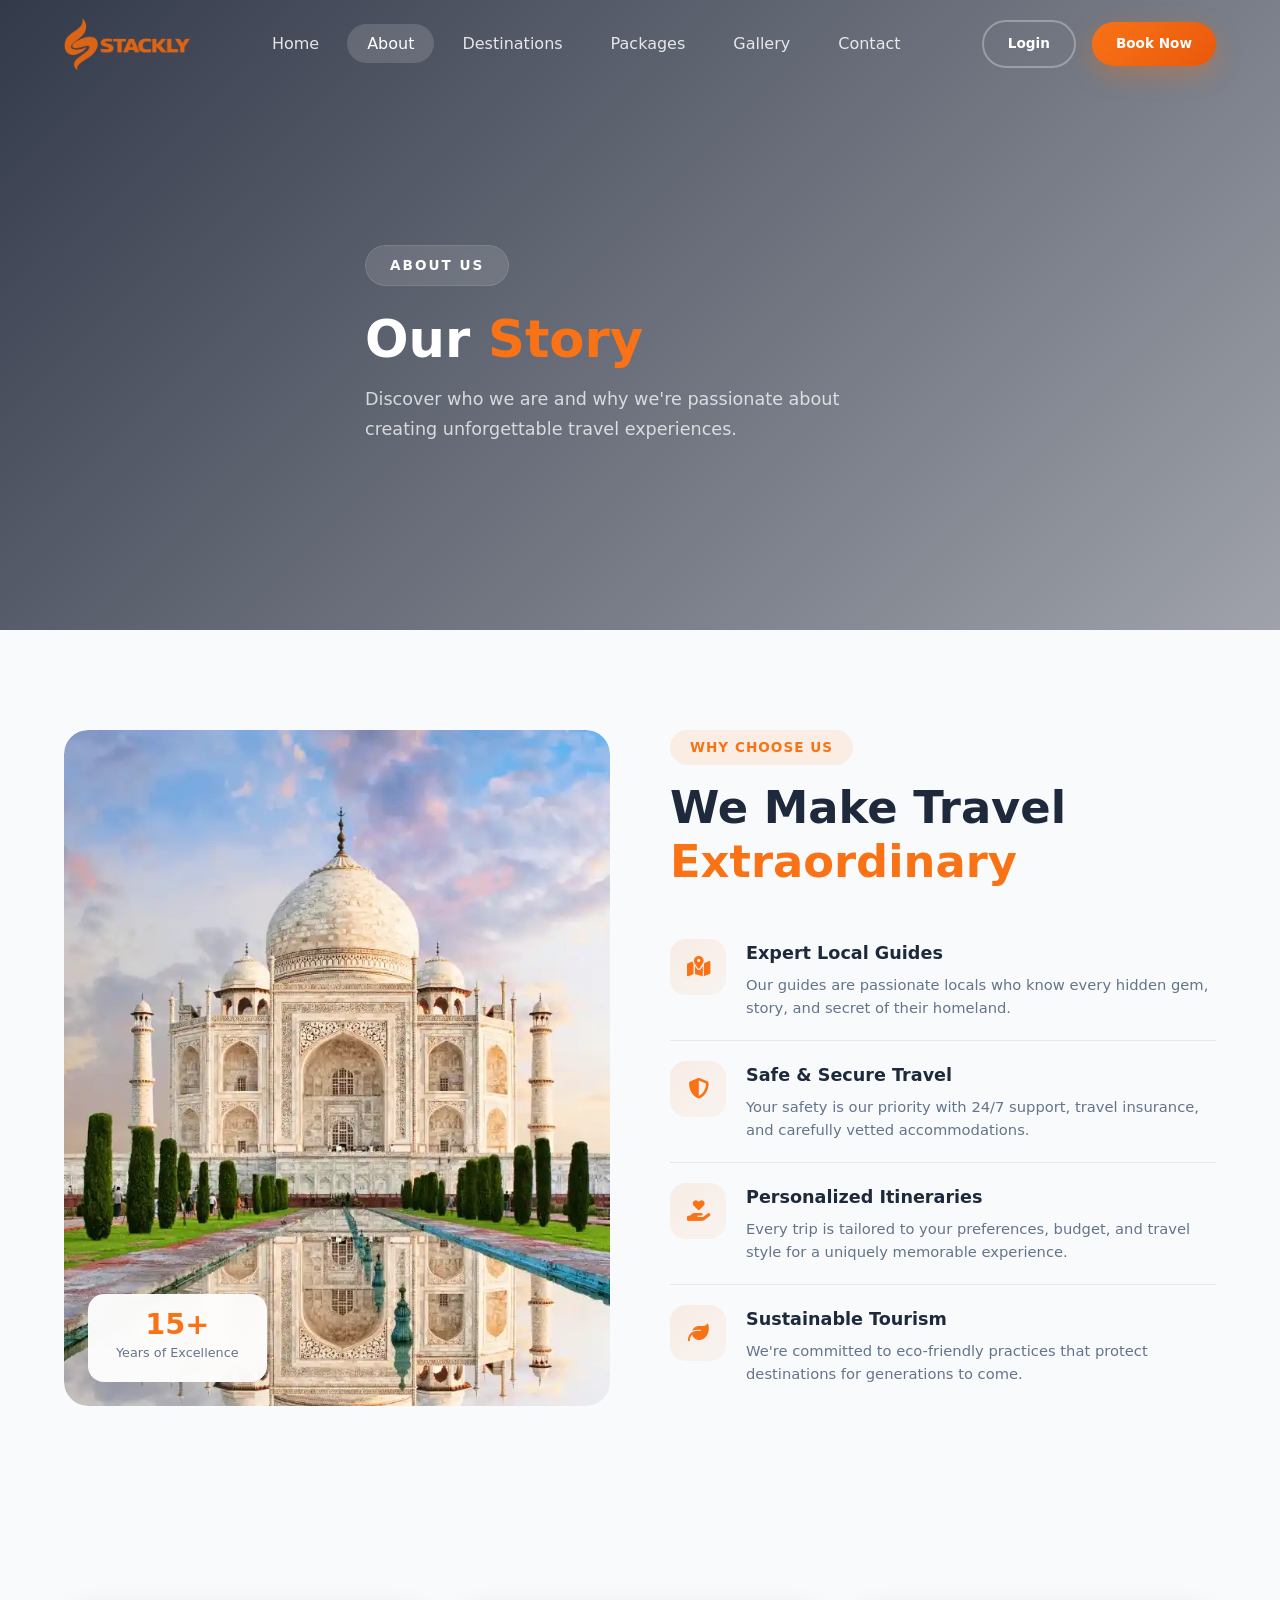
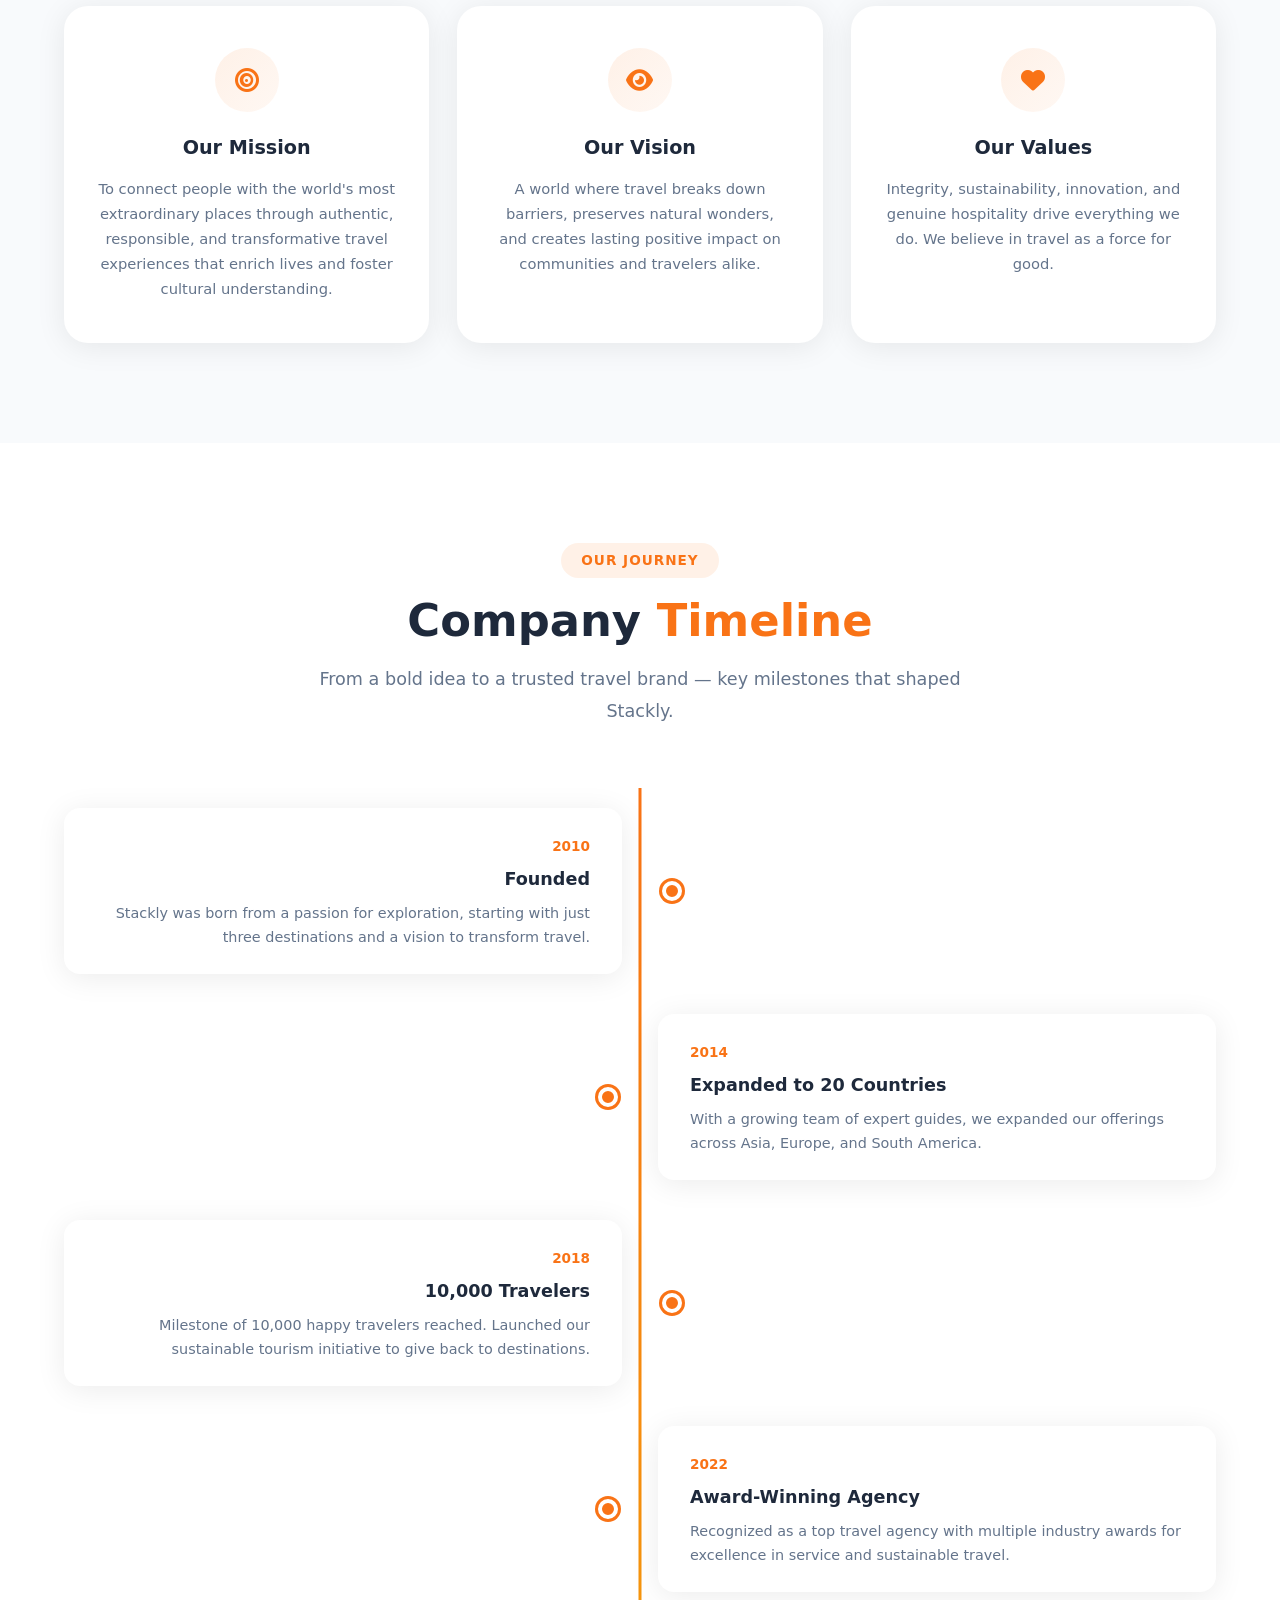
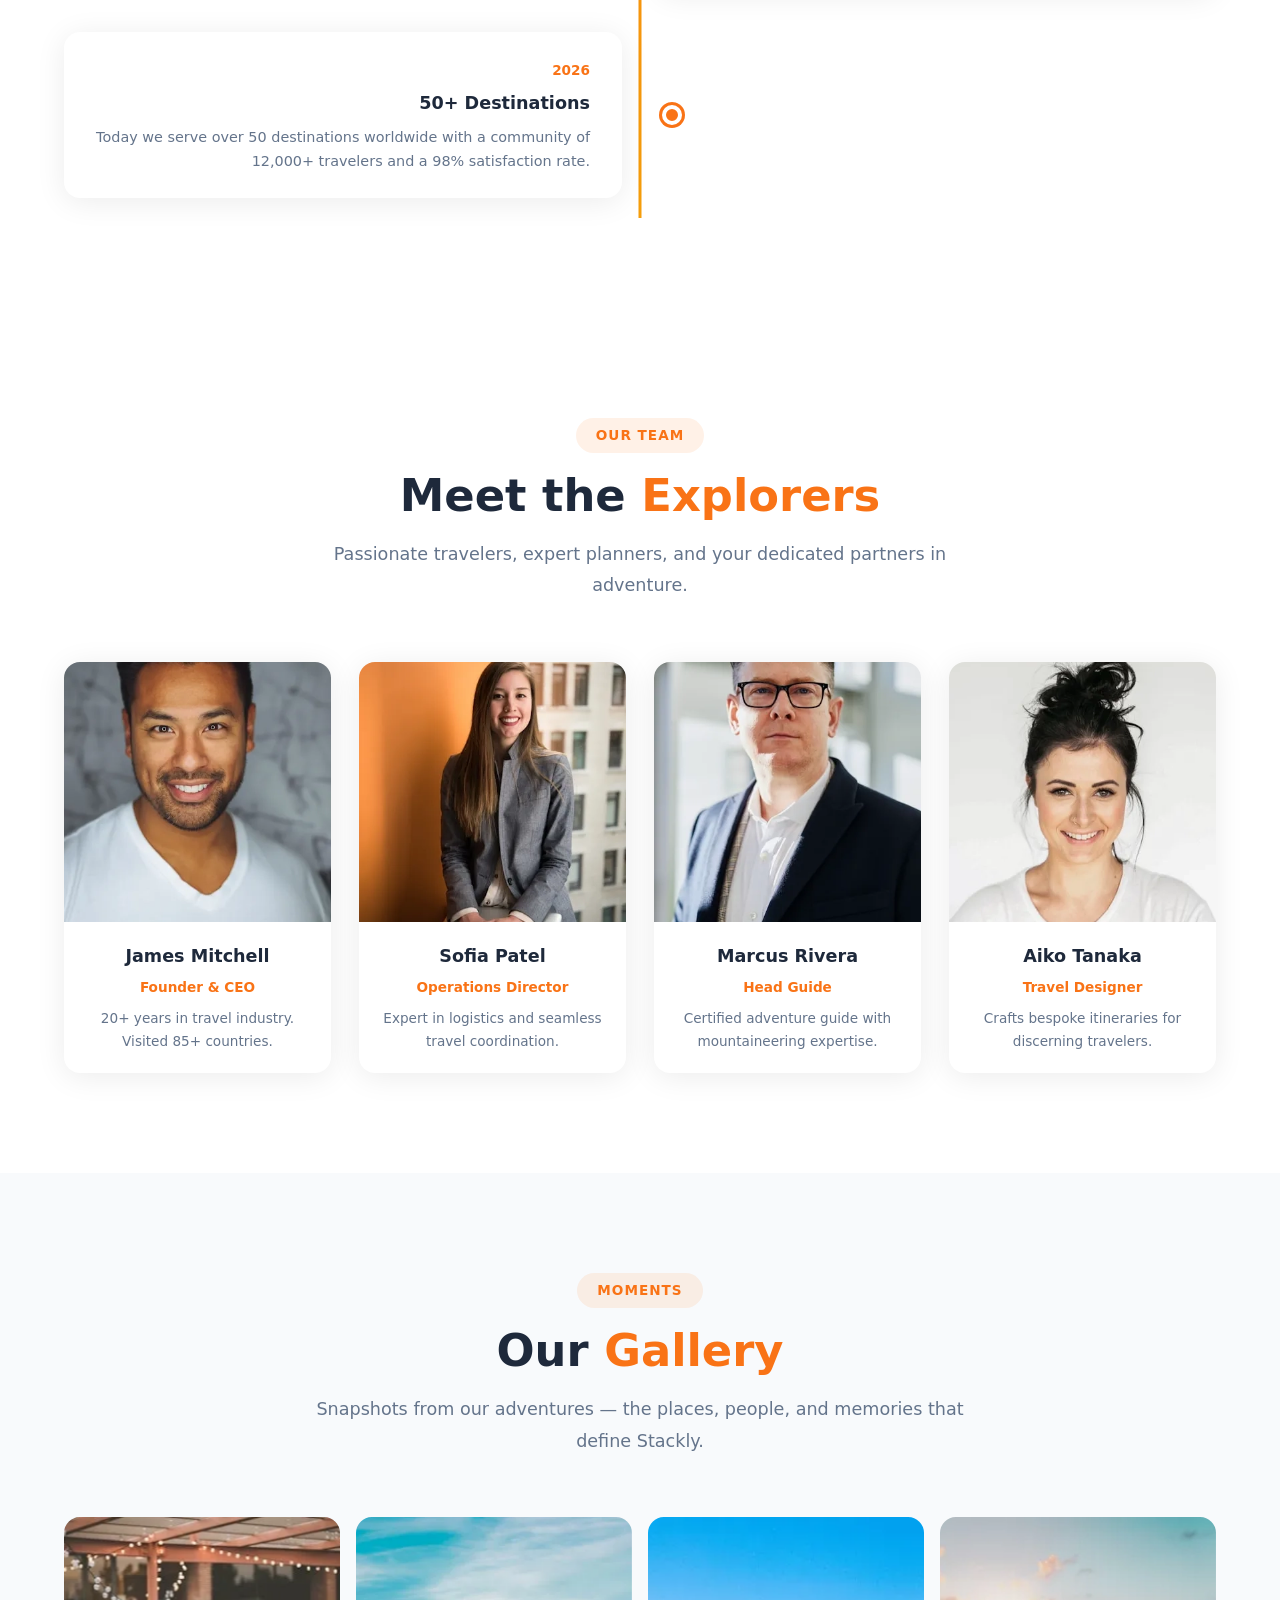
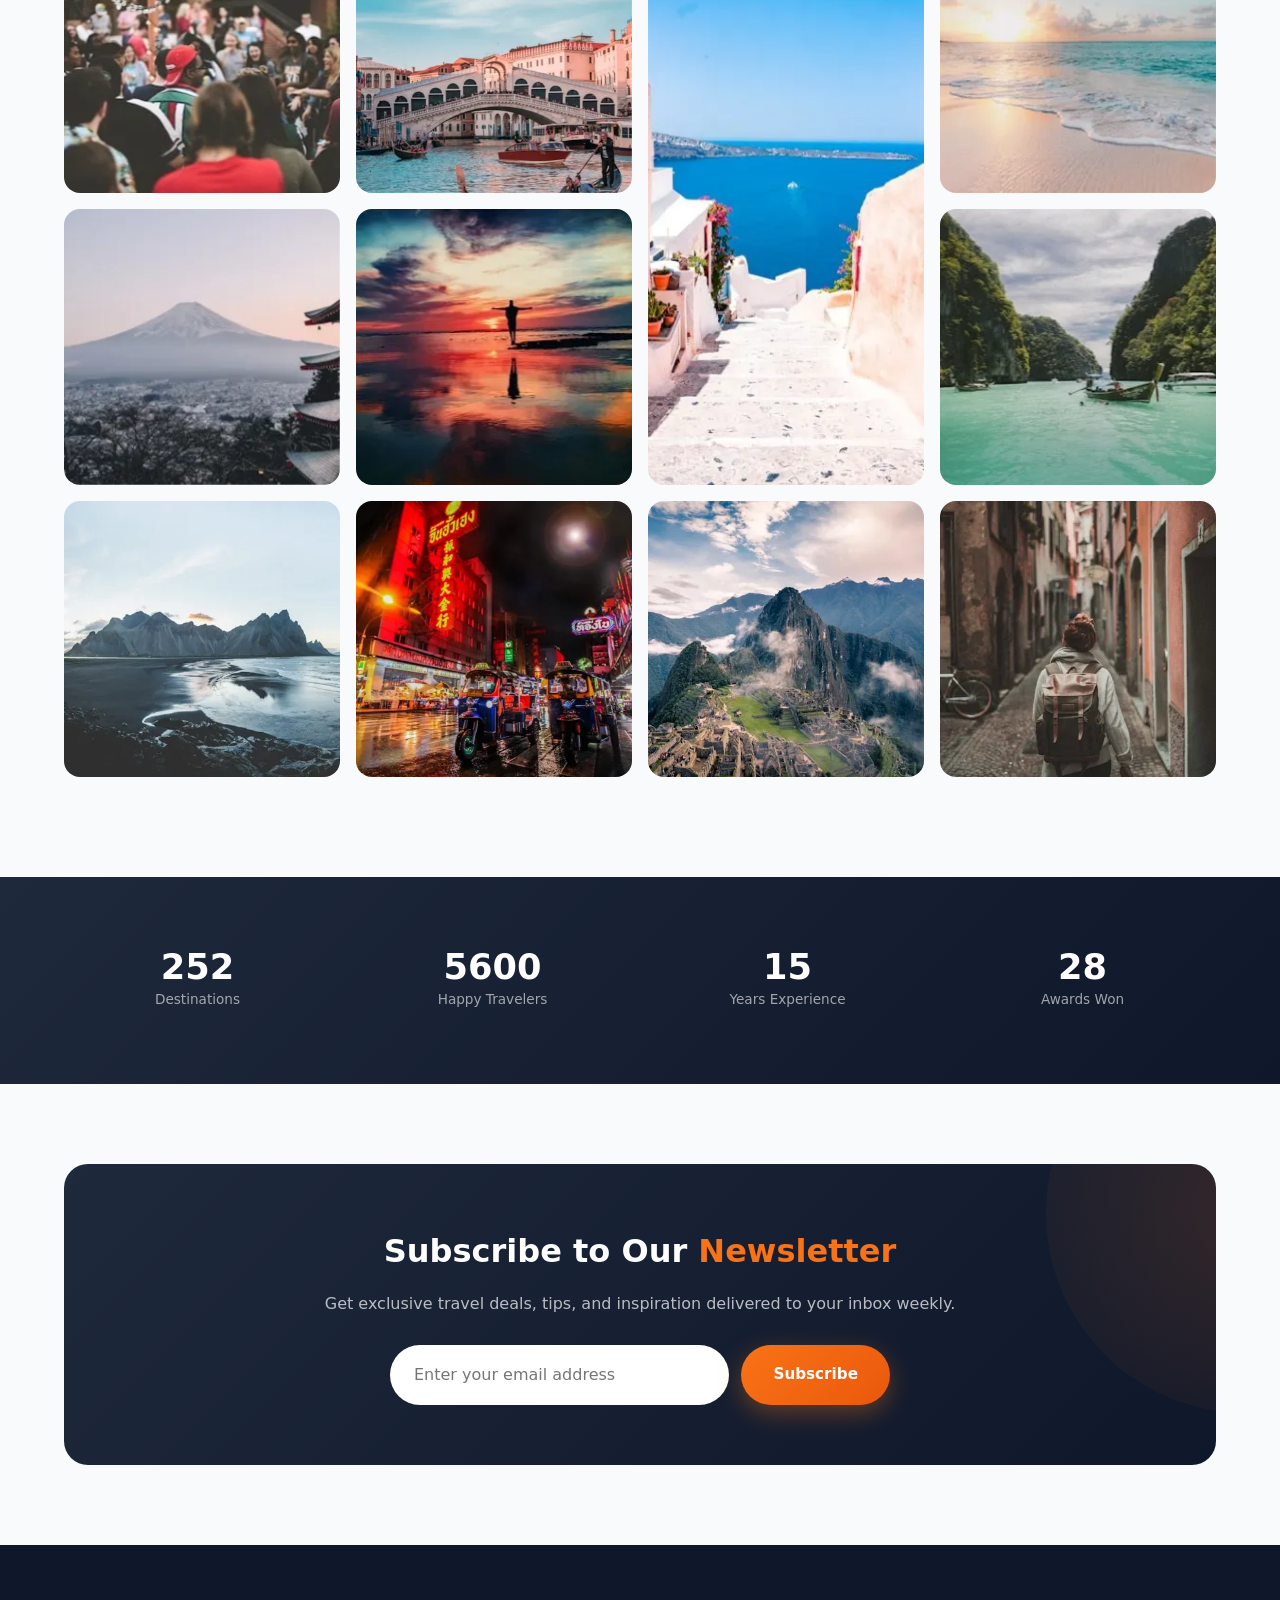
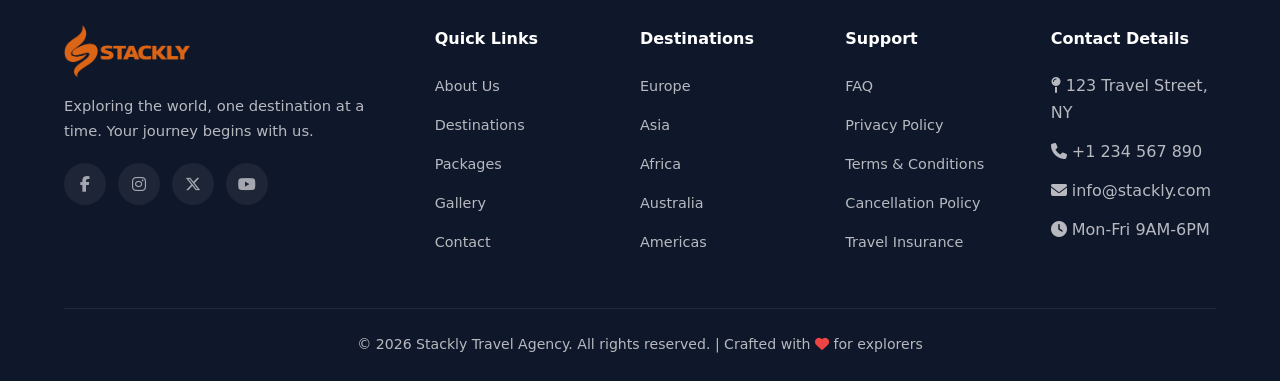
<file: about.html>
<!DOCTYPE html>
<html lang="en">
<head>
  <meta charset="UTF-8">
  <meta name="viewport" content="width=device-width, initial-scale=1.0">
  <title>About Us - Stackly Travel</title>
  <link rel="stylesheet" href="https://cdnjs.cloudflare.com/ajax/libs/font-awesome/6.5.2/css/all.min.css">
  <link rel="stylesheet" href="assets/css/style.css">
</head>
<body>
  <div class="scroll-progress" id="scrollProgress"></div>
  <a href="#" class="back-to-top" id="backToTop"><i class="fas fa-arrow-up"></i></a>

  <header class="header" id="header">
    <div class="container">
      <a href="index.html" class="logo">
        <img src="assets/images/logo.webp" alt="Stackly" class="logo-img">
      </a>
      <nav class="nav" id="nav">
        <ul class="nav-list">
          <li><a href="index.html" class="nav-link">Home</a></li>
          <li><a href="about.html" class="nav-link active">About</a></li>
          <li><a href="destinations.html" class="nav-link">Destinations</a></li>
          <li><a href="packages.html" class="nav-link">Packages</a></li>
          <li><a href="gallery.html" class="nav-link">Gallery</a></li>
          <li><a href="contact.html" class="nav-link">Contact</a></li>
        </ul>
        <div class="nav-actions">
          <a href="login.html" class="btn btn-outline">Login</a>
          <a href="packages.html" class="btn btn-primary">Book Now</a>
        </div>
      </nav>
      <div class="header-actions">
        <a href="login.html" class="btn btn-outline">Login</a>
        <a href="packages.html" class="btn btn-primary">Book Now</a>
        <button class="hamburger" id="hamburger" aria-label="Toggle menu">
          <span></span><span></span><span></span>
        </button>
      </div>
    </div>
  </header>

  <!-- Page Hero -->
  <section class="page-hero">
    <video class="page-hero-video" autoplay muted loop playsinline poster="">
      <source src="about.mp4" type="video/mp4">
    </video>
    <div class="page-hero-overlay"></div>
    <div class="container page-hero-content">
      <span class="hero-badge">About Us</span>
      <h1 class="page-hero-title">Our <span class="accent">Story</span></h1>
      <p class="page-hero-subtitle">Discover who we are and why we're passionate about creating unforgettable travel experiences.</p>
    </div>
  </section>

  <!-- About Section -->
  <section class="about section" id="about">
    <div class="container">
      <div class="about-grid">
        <div class="about-image reveal">
          <img src="assets/images/tajmahal.webp" alt="Travel team">
          <div class="about-exp-badge">
            <span class="exp-number">15+</span>
            <span>Years of Excellence</span>
          </div>
        </div>
        <div class="about-content">
          <div class="section-header" style="text-align: left; margin-bottom: 30px;">
            <span class="section-tag">Why Choose Us</span>
            <h2 class="section-title">We Make Travel <span class="accent">Extraordinary</span></h2>
          </div>
          <div class="about-feature reveal">
            <div class="feature-icon"><i class="fas fa-map-marked-alt"></i></div>
            <div class="feature-text">
              <h3>Expert Local Guides</h3>
              <p>Our guides are passionate locals who know every hidden gem, story, and secret of their homeland.</p>
            </div>
          </div>
          <div class="about-feature reveal">
            <div class="feature-icon"><i class="fas fa-shield-alt"></i></div>
            <div class="feature-text">
              <h3>Safe & Secure Travel</h3>
              <p>Your safety is our priority with 24/7 support, travel insurance, and carefully vetted accommodations.</p>
            </div>
          </div>
          <div class="about-feature reveal">
            <div class="feature-icon"><i class="fas fa-hand-holding-heart"></i></div>
            <div class="feature-text">
              <h3>Personalized Itineraries</h3>
              <p>Every trip is tailored to your preferences, budget, and travel style for a uniquely memorable experience.</p>
            </div>
          </div>
          <div class="about-feature reveal">
            <div class="feature-icon"><i class="fas fa-leaf"></i></div>
            <div class="feature-text">
              <h3>Sustainable Tourism</h3>
              <p>We're committed to eco-friendly practices that protect destinations for generations to come.</p>
            </div>
          </div>
        </div>
      </div>
    </div>
  </section>

  <!-- Mission / Vision -->
  <section class="mission section">
    <div class="container">
      <div class="mission-grid">
        <div class="mission-card reveal">
          <div class="mission-icon"><i class="fas fa-bullseye"></i></div>
          <h3>Our Mission</h3>
          <p>To connect people with the world's most extraordinary places through authentic, responsible, and transformative travel experiences that enrich lives and foster cultural understanding.</p>
        </div>
        <div class="mission-card reveal">
          <div class="mission-icon"><i class="fas fa-eye"></i></div>
          <h3>Our Vision</h3>
          <p>A world where travel breaks down barriers, preserves natural wonders, and creates lasting positive impact on communities and travelers alike.</p>
        </div>
        <div class="mission-card reveal">
          <div class="mission-icon"><i class="fas fa-heart"></i></div>
          <h3>Our Values</h3>
          <p>Integrity, sustainability, innovation, and genuine hospitality drive everything we do. We believe in travel as a force for good.</p>
        </div>
      </div>
    </div>
  </section>

  <!-- Company Timeline -->
  <section class="section" id="timeline" style="background: var(--bg);">
    <div class="container">
      <div class="section-header">
        <span class="section-tag">Our Journey</span>
        <h2 class="section-title">Company <span class="accent">Timeline</span></h2>
        <p class="section-desc">From a bold idea to a trusted travel brand — key milestones that shaped Stackly.</p>
      </div>
      <div class="timeline" style="position: relative; padding: 20px 0;">
        <div class="timeline-line" style="position: absolute; left: 50%; top: 0; bottom: 0; width: 3px; background: linear-gradient(180deg, var(--primary), var(--accent)); transform: translateX(-50%);"></div>
        <div class="timeline-items" style="display: flex; flex-direction: column; gap: 40px;">
          <div class="reveal timeline-item" style="display: flex; align-items: center; gap: 40px; justify-content: flex-start;">
            <div class="timeline-card" style="flex: 1; text-align: right; padding: 24px 32px; background: #fff; border-radius: var(--radius); box-shadow: var(--shadow);">
              <span style="font-size: 0.85rem; color: var(--primary); font-weight: 700;">2010</span>
              <h3 style="font-size: 1.1rem; color: var(--secondary); margin: 6px 0;">Founded</h3>
              <p style="font-size: 0.9rem; color: var(--text-light);">Stackly was born from a passion for exploration, starting with just three destinations and a vision to transform travel.</p>
            </div>
            <div class="timeline-dot" style="width: 20px; height: 20px; background: var(--primary); border-radius: 50%; border: 4px solid #fff; box-shadow: 0 0 0 3px var(--primary); z-index: 1; flex-shrink: 0;"></div>
            <div class="timeline-spacer" style="flex: 1;"></div>
          </div>
          <div class="reveal timeline-item" style="display: flex; align-items: center; gap: 40px; justify-content: flex-end;">
            <div class="timeline-spacer" style="flex: 1;"></div>
            <div class="timeline-dot" style="width: 20px; height: 20px; background: var(--primary); border-radius: 50%; border: 4px solid #fff; box-shadow: 0 0 0 3px var(--primary); z-index: 1; flex-shrink: 0;"></div>
            <div class="timeline-card" style="flex: 1; text-align: left; padding: 24px 32px; background: #fff; border-radius: var(--radius); box-shadow: var(--shadow);">
              <span style="font-size: 0.85rem; color: var(--primary); font-weight: 700;">2014</span>
              <h3 style="font-size: 1.1rem; color: var(--secondary); margin: 6px 0;">Expanded to 20 Countries</h3>
              <p style="font-size: 0.9rem; color: var(--text-light);">With a growing team of expert guides, we expanded our offerings across Asia, Europe, and South America.</p>
            </div>
          </div>
          <div class="reveal timeline-item" style="display: flex; align-items: center; gap: 40px; justify-content: flex-start;">
            <div class="timeline-card" style="flex: 1; text-align: right; padding: 24px 32px; background: #fff; border-radius: var(--radius); box-shadow: var(--shadow);">
              <span style="font-size: 0.85rem; color: var(--primary); font-weight: 700;">2018</span>
              <h3 style="font-size: 1.1rem; color: var(--secondary); margin: 6px 0;">10,000 Travelers</h3>
              <p style="font-size: 0.9rem; color: var(--text-light);">Milestone of 10,000 happy travelers reached. Launched our sustainable tourism initiative to give back to destinations.</p>
            </div>
            <div class="timeline-dot" style="width: 20px; height: 20px; background: var(--primary); border-radius: 50%; border: 4px solid #fff; box-shadow: 0 0 0 3px var(--primary); z-index: 1; flex-shrink: 0;"></div>
            <div class="timeline-spacer" style="flex: 1;"></div>
          </div>
          <div class="reveal timeline-item" style="display: flex; align-items: center; gap: 40px; justify-content: flex-end;">
            <div class="timeline-spacer" style="flex: 1;"></div>
            <div class="timeline-dot" style="width: 20px; height: 20px; background: var(--primary); border-radius: 50%; border: 4px solid #fff; box-shadow: 0 0 0 3px var(--primary); z-index: 1; flex-shrink: 0;"></div>
            <div class="timeline-card" style="flex: 1; text-align: left; padding: 24px 32px; background: #fff; border-radius: var(--radius); box-shadow: var(--shadow);">
              <span style="font-size: 0.85rem; color: var(--primary); font-weight: 700;">2022</span>
              <h3 style="font-size: 1.1rem; color: var(--secondary); margin: 6px 0;">Award-Winning Agency</h3>
              <p style="font-size: 0.9rem; color: var(--text-light);">Recognized as a top travel agency with multiple industry awards for excellence in service and sustainable travel.</p>
            </div>
          </div>
          <div class="reveal timeline-item" style="display: flex; align-items: center; gap: 40px; justify-content: flex-start;">
            <div class="timeline-card" style="flex: 1; text-align: right; padding: 24px 32px; background: #fff; border-radius: var(--radius); box-shadow: var(--shadow);">
              <span style="font-size: 0.85rem; color: var(--primary); font-weight: 700;">2026</span>
              <h3 style="font-size: 1.1rem; color: var(--secondary); margin: 6px 0;">50+ Destinations</h3>
              <p style="font-size: 0.9rem; color: var(--text-light);">Today we serve over 50 destinations worldwide with a community of 12,000+ travelers and a 98% satisfaction rate.</p>
            </div>
            <div class="timeline-dot" style="width: 20px; height: 20px; background: var(--primary); border-radius: 50%; border: 4px solid #fff; box-shadow: 0 0 0 3px var(--primary); z-index: 1; flex-shrink: 0;"></div>
            <div class="timeline-spacer" style="flex: 1;"></div>
          </div>
        </div>
      </div>
    </div>
  </section>

  <!-- Team -->
  <section class="team section">
    <div class="container">
      <div class="section-header">
        <span class="section-tag">Our Team</span>
        <h2 class="section-title">Meet the <span class="accent">Explorers</span></h2>
        <p class="section-desc">Passionate travelers, expert planners, and your dedicated partners in adventure.</p>
      </div>
      <div class="team-grid">
        <div class="team-card reveal">
          <div class="team-img">
            <img src="assets/images/meet4.webp" alt="Founder">
          </div>
          <div class="team-info">
            <h3>James Mitchell</h3>
            <span class="team-role">Founder & CEO</span>
            <p>20+ years in travel industry. Visited 85+ countries.</p>
          </div>
        </div>
        <div class="team-card reveal">
          <div class="team-img">
            <img src="assets/images/meet6.webp" alt="Director">
          </div>
          <div class="team-info">
            <h3>Sofia Patel</h3>
            <span class="team-role">Operations Director</span>
            <p>Expert in logistics and seamless travel coordination.</p>
          </div>
        </div>
        <div class="team-card reveal">
          <div class="team-img">
            <img src="assets/images/meet5.webp" alt="Guide">
          </div>
          <div class="team-info">
            <h3>Marcus Rivera</h3>
            <span class="team-role">Head Guide</span>
            <p>Certified adventure guide with mountaineering expertise.</p>
          </div>
        </div>
        <div class="team-card reveal">
          <div class="team-img">
            <img src="assets/images/meet7.webp" alt="Designer">
          </div>
          <div class="team-info">
            <h3>Aiko Tanaka</h3>
            <span class="team-role">Travel Designer</span>
            <p>Crafts bespoke itineraries for discerning travelers.</p>
          </div>
        </div>
      </div>
    </div>
  </section>

  <!-- Photo Gallery -->
  <section class="section" id="gallery" style="background: var(--bg-alt);">
    <div class="container">
      <div class="section-header">
        <span class="section-tag">Moments</span>
        <h2 class="section-title">Our <span class="accent">Gallery</span></h2>
        <p class="section-desc">Snapshots from our adventures — the places, people, and memories that define Stackly.</p>
      </div>
      <div class="gallery-grid">
        <div class="gallery-item reveal">
          <img src="assets/images/team.webp" alt="Team adventure">
          <div class="gallery-overlay">
            <div class="gallery-info">
              <h4>Team Expedition</h4>
              <p>Exploring together</p>
            </div>
          </div>
        </div>
        <div class="gallery-item reveal">
          <img src="assets/images/venice.webp" alt="Venice">
          <div class="gallery-overlay">
            <div class="gallery-info">
              <h4>Venice Canals</h4>
              <p>Italian getaway</p>
            </div>
          </div>
        </div>
        <div class="gallery-item reveal">
          <img src="assets/images/mountaintrek.webp" alt="Mountain trek">
          <div class="gallery-overlay">
            <div class="gallery-info">
              <h4>Mountain Trek</h4>
              <p>Peak adventure</p>
            </div>
          </div>
        </div>
        <div class="gallery-item reveal">
          <img src="assets/images/tropicalparadise.webp" alt="Beach">
          <div class="gallery-overlay">
            <div class="gallery-info">
              <h4>Tropical Paradise</h4>
              <p>Beach escape</p>
            </div>
          </div>
        </div>
        <div class="gallery-item reveal">
          <img src="assets/images/safari.webp" alt="Safari">
          <div class="gallery-overlay">
            <div class="gallery-info">
              <h4>Safari Adventure</h4>
              <p>Wild encounters</p>
            </div>
          </div>
        </div>
        <div class="gallery-item reveal">
          <img src="assets/images/goldenhour.webp" alt="Sunset">
          <div class="gallery-overlay">
            <div class="gallery-info">
              <h4>Golden Hour</h4>
              <p>Sunset serenity</p>
            </div>
          </div>
        </div>
        <div class="gallery-item reveal">
          <img src="assets/images/cultural.webp" alt="Culture">
          <div class="gallery-overlay">
            <div class="gallery-info">
              <h4>Cultural Immersion</h4>
              <p>Local traditions</p>
            </div>
          </div>
        </div>
        <div class="gallery-item reveal">
          <img src="assets/images/reykjavik.webp" alt="Travelers">
          <div class="gallery-overlay">
            <div class="gallery-info">
              <h4>Happy Travelers</h4>
              <p>Making memories</p>
            </div>
          </div>
        </div>
        <div class="gallery-item reveal">
          <img src="assets/images/seoul.webp" alt="Cityscape">
          <div class="gallery-overlay">
            <div class="gallery-info">
              <h4>City Lights</h4>
              <p>Urban exploration</p>
            </div>
          </div>
        </div>
        <div class="gallery-item reveal">
          <img src="assets/images/santorini.webp" alt="Forest">
          <div class="gallery-overlay">
            <div class="gallery-info">
              <h4>Forest Trails</h4>
              <p>Into the wild</p>
            </div>
          </div>
        </div>
        <div class="gallery-item reveal">
          <img src="assets/images/localcuisine.webp" alt="Cuisine">
          <div class="gallery-overlay">
            <div class="gallery-info">
              <h4>Local Cuisine</h4>
              <p>Taste of culture</p>
            </div>
          </div>
        </div>
      </div>
    </div>
  </section>

  <!-- Stats -->
  <section class="stats-bar">
    <div class="container">
      <div class="stats-grid">
        <div class="stats-item">
          <span class="stat-number" data-count="500">0</span>
          <span class="stat-label">Destinations</span>
        </div>
        <div class="stats-item">
          <span class="stat-number" data-count="12000">0</span>
          <span class="stat-label">Happy Travelers</span>
        </div>
        <div class="stats-item">
          <span class="stat-number" data-count="15">0</span>
          <span class="stat-label">Years Experience</span>
        </div>
        <div class="stats-item">
          <span class="stat-number" data-count="50">0</span>
          <span class="stat-label">Awards Won</span>
        </div>
      </div>
    </div>
  </section>

  <!-- Newsletter -->
  <section class="newsletter">
    <div class="container">
      <div class="newsletter-box reveal">
        <h2>Subscribe to Our <span class="accent">Newsletter</span></h2>
        <p>Get exclusive travel deals, tips, and inspiration delivered to your inbox weekly.</p>
        <form class="newsletter-form" id="newsletterForm">
          <input type="email" placeholder="Enter your email address" required oninput="this.value = this.value.replace(/[^a-zA-Z0-9@.]/g, '')">
          <button type="submit" class="btn btn-primary">Subscribe</button>
        </form>
      </div>
    </div>
  </section>

  <footer class="footer">
    <div class="container">
      <div class="footer-grid">
        <div class="footer-brand">
          <a href="index.html" class="logo">
            <img src="assets/images/logo.webp" alt="Stackly" class="logo-img">
          </a>
          <p>Exploring the world, one destination at a time. Your journey begins with us.</p>
          <div class="footer-social">
            <a href="404.html" aria-label="Facebook"><i class="fab fa-facebook-f"></i></a>
            <a href="404.html" aria-label="Instagram"><i class="fab fa-instagram"></i></a>
            <a href="404.html" aria-label="X"><i class="fab fa-x-twitter"></i></a>
            <a href="404.html" aria-label="YouTube"><i class="fab fa-youtube"></i></a>
          </div>
        </div>
        <div class="footer-links">
          <h4>Quick Links</h4>
          <ul>
            <li><a href="about.html">About Us</a></li>
            <li><a href="destinations.html">Destinations</a></li>
            <li><a href="packages.html">Packages</a></li>
            <li><a href="gallery.html">Gallery</a></li>
            <li><a href="contact.html">Contact</a></li>
          </ul>
        </div>
        <div class="footer-links">
          <h4>Destinations</h4>
          <ul>
            <li><a href="destinations.html">Europe</a></li>
            <li><a href="destinations.html">Asia</a></li>
            <li><a href="destinations.html">Africa</a></li>
            <li><a href="destinations.html">Australia</a></li>
            <li><a href="destinations.html">Americas</a></li>
          </ul>
        </div>
        <div class="footer-links">
          <h4>Support</h4>
          <ul>
            <li><a href="contact.html#faq">FAQ</a></li>
            <li><a href="404.html">Privacy Policy</a></li>
            <li><a href="404.html">Terms & Conditions</a></li>
            <li><a href="404.html">Cancellation Policy</a></li>
            <li><a href="404.html">Travel Insurance</a></li>
          </ul>
        </div>
        <div class="footer-links">
          <h4>Contact Details</h4>
          <ul>
            <li><i class="fas fa-map-pin"></i> 123 Travel Street, NY</li>
            <li><i class="fas fa-phone"></i> +1 234 567 890</li>
            <li><i class="fas fa-envelope"></i> info@stackly.com</li>
            <li><i class="fas fa-clock"></i> Mon-Fri 9AM-6PM</li>
          </ul>
        </div>
      </div>
      <div class="footer-bottom">
        <p>&copy; 2026 Stackly Travel Agency. All rights reserved. | Crafted with <i class="fas fa-heart"></i> for explorers</p>
      </div>
    </div>
  </footer>

  <script src="assets/js/main.js"></script>
</body>
</html>
</file>
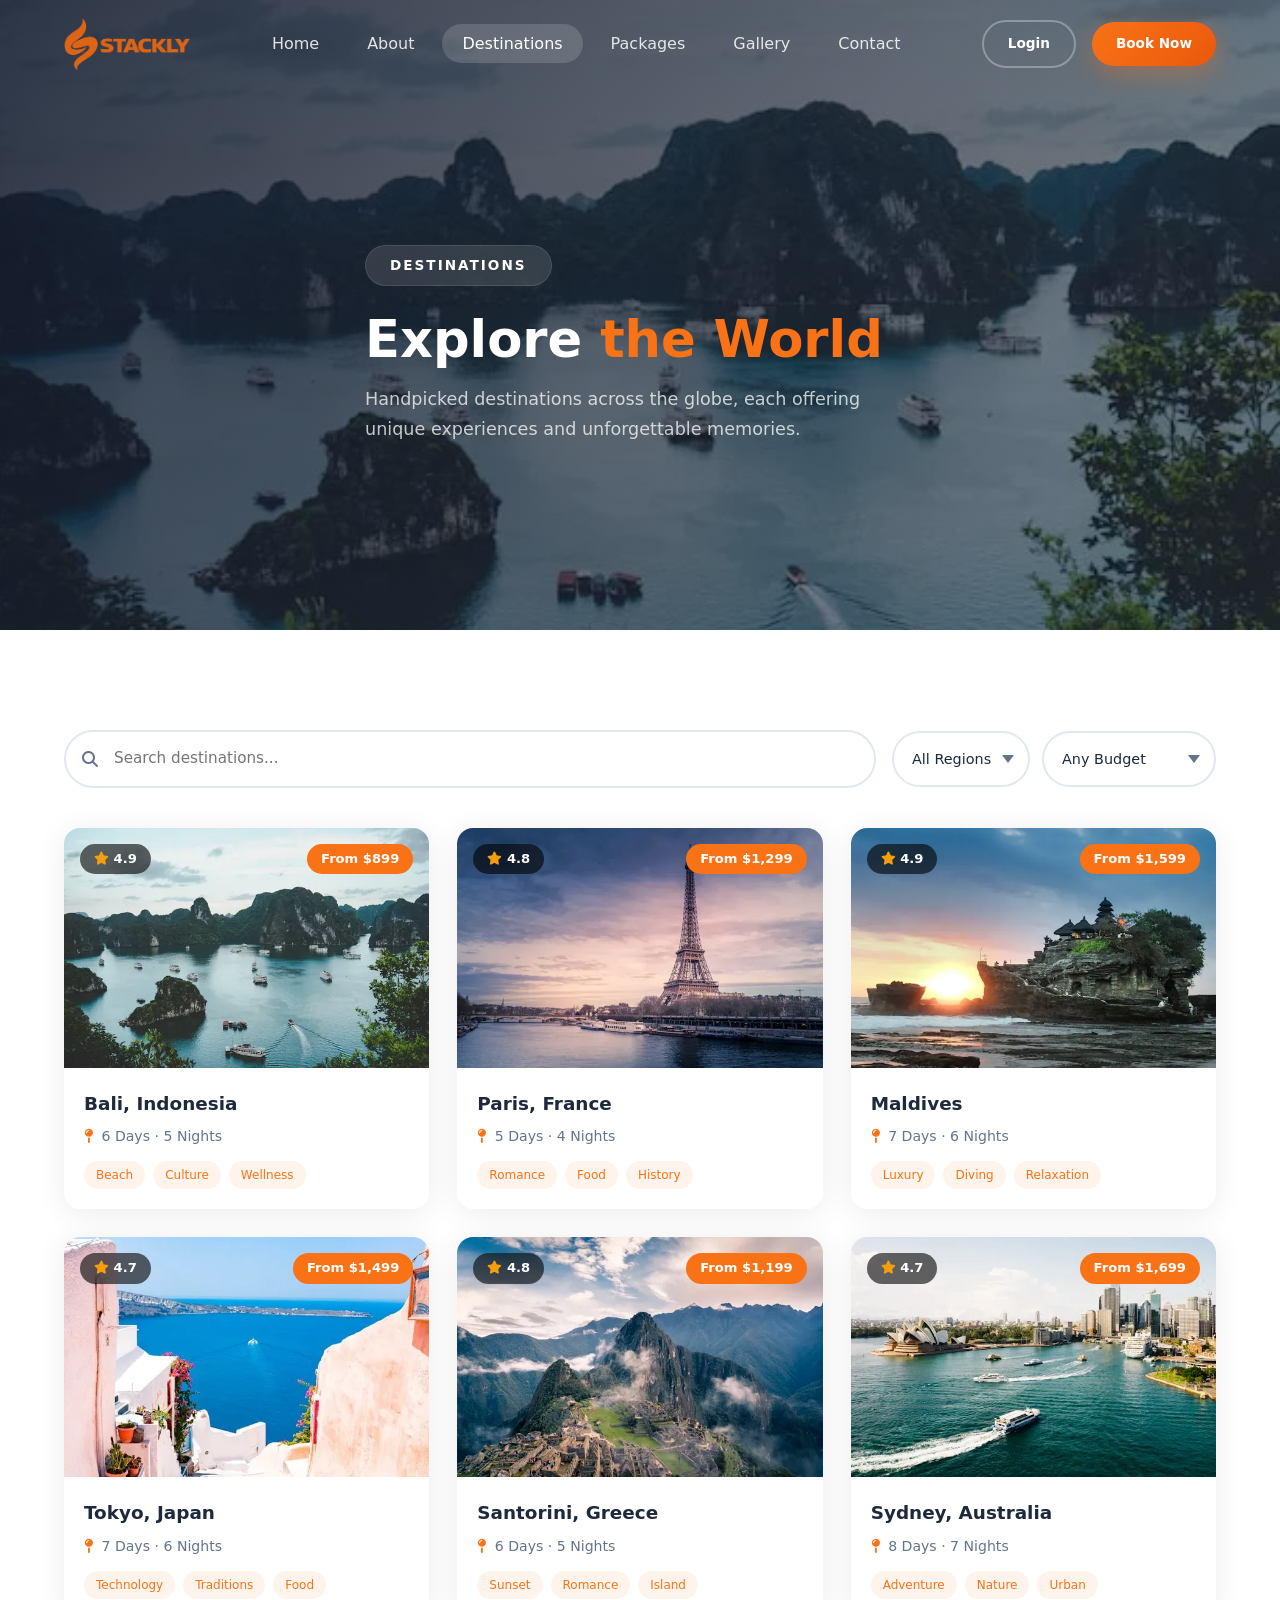
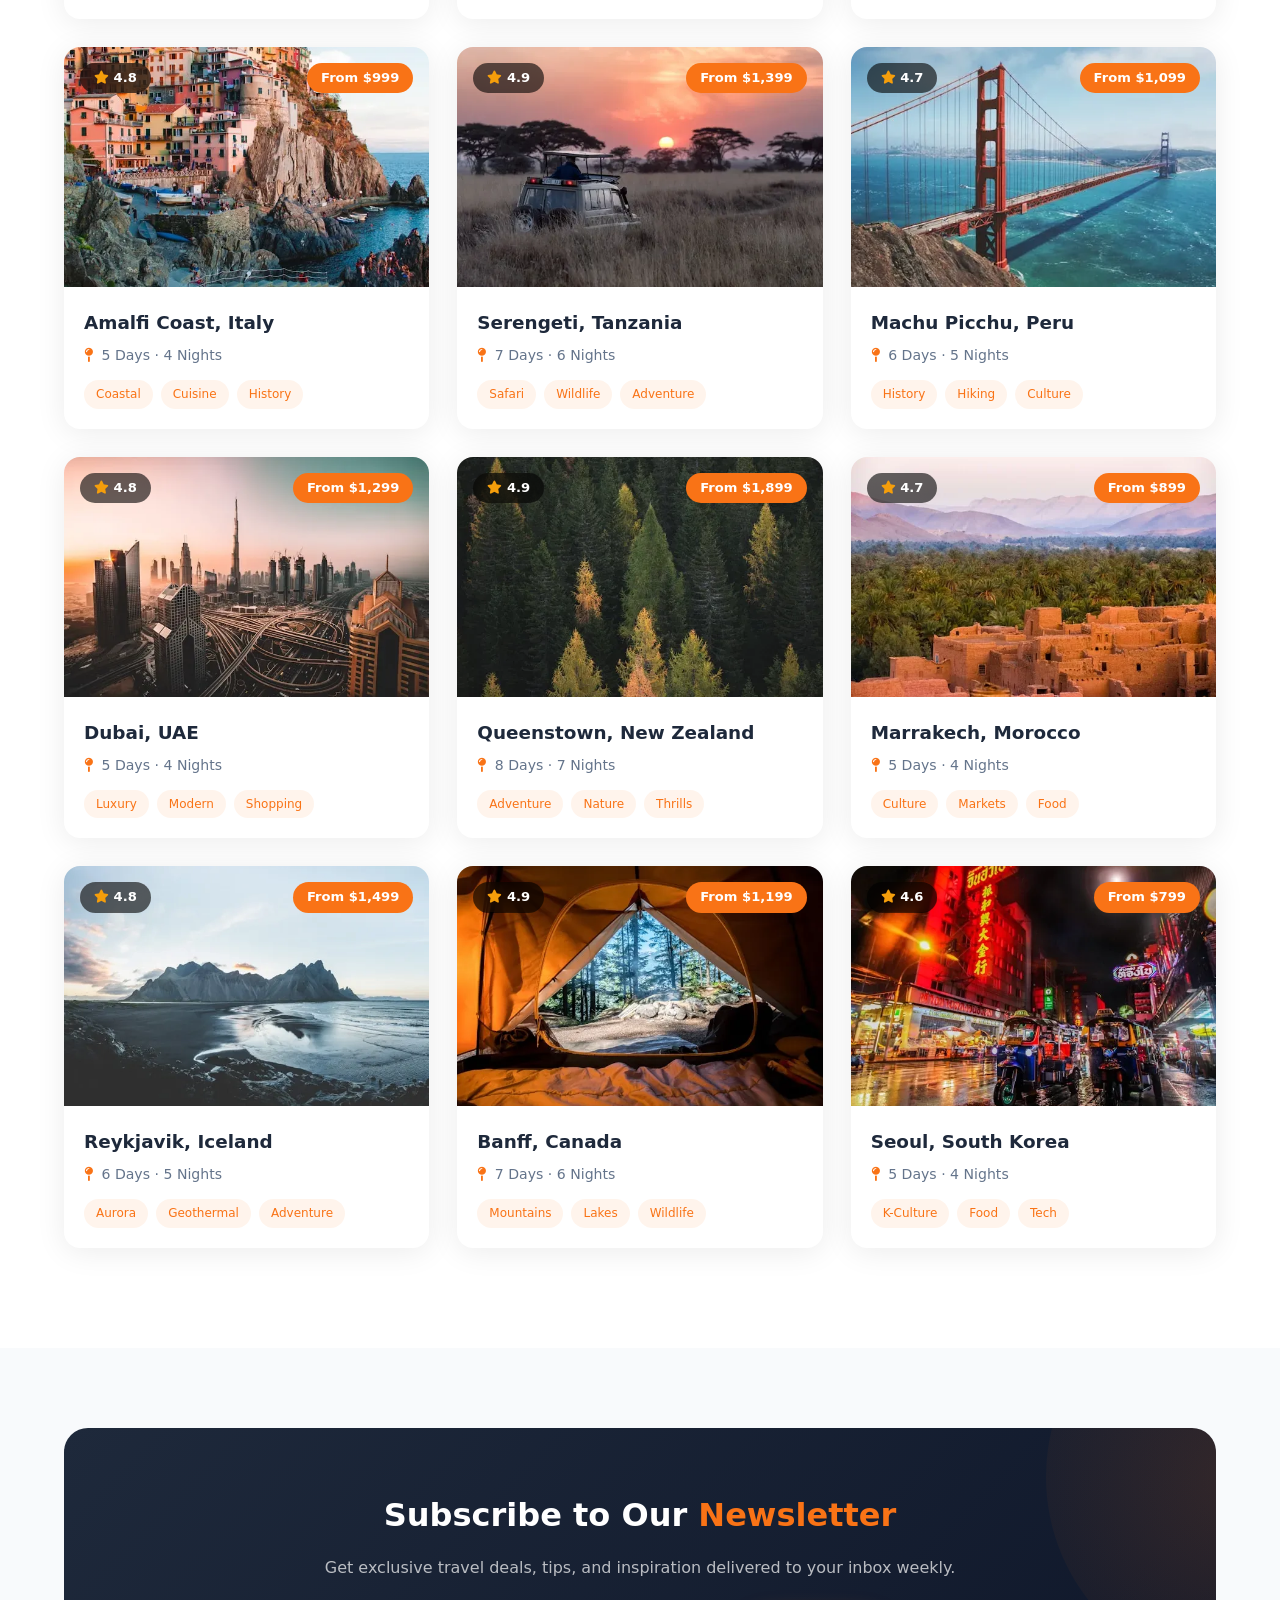
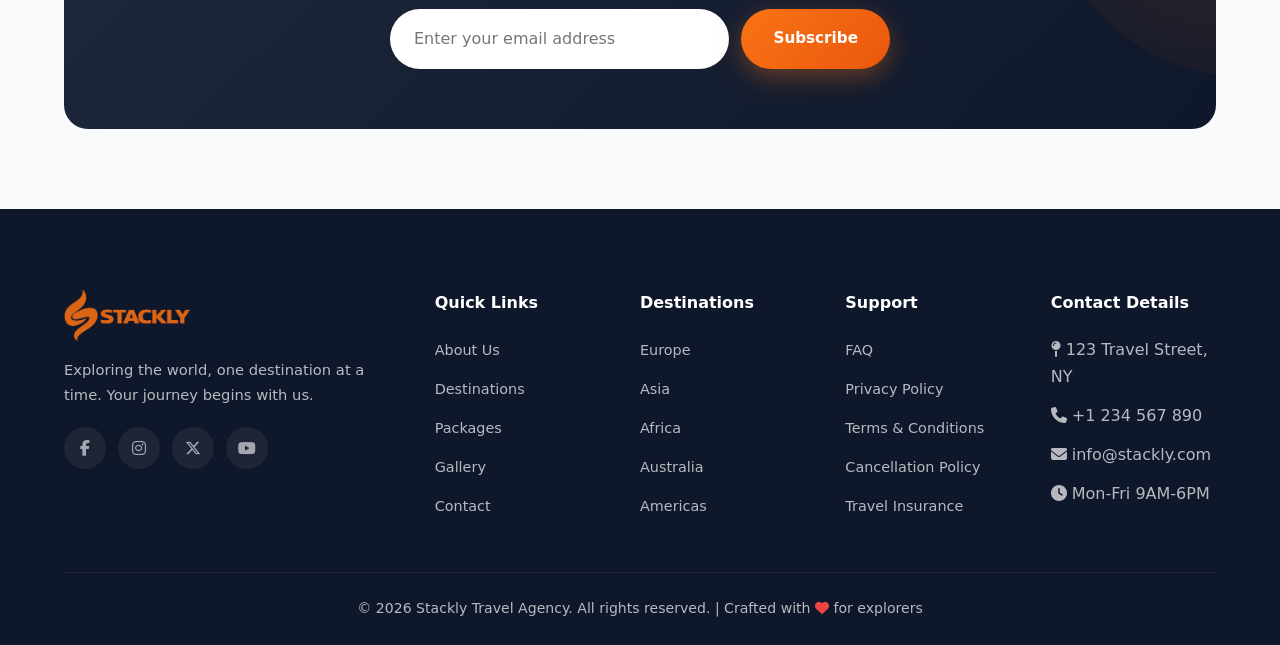
<file: destinations.html>
<!DOCTYPE html>
<html lang="en">
<head>
  <meta charset="UTF-8">
  <meta name="viewport" content="width=device-width, initial-scale=1.0">
  <title>Destinations - Stackly Travel</title>
  <link rel="stylesheet" href="https://cdnjs.cloudflare.com/ajax/libs/font-awesome/6.5.2/css/all.min.css">
  <link rel="stylesheet" href="assets/css/style.css">
</head>
<body>
  <div class="scroll-progress" id="scrollProgress"></div>
  <a href="#" class="back-to-top" id="backToTop"><i class="fas fa-arrow-up"></i></a>

  <header class="header" id="header">
    <div class="container">
      <a href="index.html" class="logo">
        <img src="assets/images/logo.webp" alt="Stackly" class="logo-img">
      </a>
      <nav class="nav" id="nav">
        <ul class="nav-list">
          <li><a href="index.html" class="nav-link">Home</a></li>
          <li><a href="about.html" class="nav-link">About</a></li>
          <li><a href="destinations.html" class="nav-link active">Destinations</a></li>
          <li><a href="packages.html" class="nav-link">Packages</a></li>
          <li><a href="gallery.html" class="nav-link">Gallery</a></li>
          <li><a href="contact.html" class="nav-link">Contact</a></li>
        </ul>
        <div class="nav-actions">
          <a href="login.html" class="btn btn-outline">Login</a>
          <a href="packages.html" class="btn btn-primary">Book Now</a>
        </div>
      </nav>
      <div class="header-actions">
        <a href="login.html" class="btn btn-outline">Login</a>
        <a href="packages.html" class="btn btn-primary">Book Now</a>
        <button class="hamburger" id="hamburger" aria-label="Toggle menu">
          <span></span><span></span><span></span>
        </button>
      </div>
    </div>
  </header>

  <section class="page-hero">
    <video class="page-hero-video" autoplay muted loop playsinline poster="assets/images/bali.webp">
      <source src="destination.mp4" type="video/mp4">
    </video>
    <div class="page-hero-overlay"></div>
    <div class="container page-hero-content">
      <span class="hero-badge">Destinations</span>
      <h1 class="page-hero-title">Explore <span class="accent">the World</span></h1>
      <p class="page-hero-subtitle">Handpicked destinations across the globe, each offering unique experiences and unforgettable memories.</p>
    </div>
  </section>

  <!-- Search & Filter -->
  <section class="section">
    <div class="container">
      <div class="dest-search reveal">
        <div class="search-bar">
          <i class="fas fa-search"></i>
          <input type="text" id="destSearch" placeholder="Search destinations..." class="search-input">
        </div>
        <div class="search-filters">
          <select id="regionFilter" class="filter-select">
            <option value="all">All Regions</option>
            <option value="asia">Asia</option>
            <option value="europe">Europe</option>
            <option value="africa">Africa</option>
            <option value="oceania">Oceania</option>
            <option value="americas">Americas</option>
          </select>
          <select id="priceFilter" class="filter-select">
            <option value="all">Any Budget</option>
            <option value="budget">Under $1,000</option>
            <option value="mid">$1,000 - $1,500</option>
            <option value="premium">Above $1,500</option>
          </select>
        </div>
      </div>

      <div class="dest-grid" id="destGrid">
        <div class="dest-card reveal" data-region="asia" data-price="899">
          <div class="dest-img">
            <img src="assets/images/bali.webp" alt="Bali">
            <div class="dest-rating"><i class="fas fa-star"></i> 4.9</div>
            <div class="dest-price">From $899</div>
          </div>
          <div class="dest-info">
            <h3>Bali, Indonesia</h3>
            <p><i class="fas fa-map-pin"></i> 6 Days · 5 Nights</p>
            <div class="dest-tags">
              <span>Beach</span><span>Culture</span><span>Wellness</span>
            </div>
          </div>
        </div>
        <div class="dest-card reveal" data-region="europe" data-price="1299">
          <div class="dest-img">
            <img src="assets/images/paris.webp" alt="Paris">
            <div class="dest-rating"><i class="fas fa-star"></i> 4.8</div>
            <div class="dest-price">From $1,299</div>
          </div>
          <div class="dest-info">
            <h3>Paris, France</h3>
            <p><i class="fas fa-map-pin"></i> 5 Days · 4 Nights</p>
            <div class="dest-tags">
              <span>Romance</span><span>Food</span><span>History</span>
            </div>
          </div>
        </div>
        <div class="dest-card reveal" data-region="asia" data-price="1599">
          <div class="dest-img">
            <img src="assets/images/maldives.webp" alt="Maldives">
            <div class="dest-rating"><i class="fas fa-star"></i> 4.9</div>
            <div class="dest-price">From $1,599</div>
          </div>
          <div class="dest-info">
            <h3>Maldives</h3>
            <p><i class="fas fa-map-pin"></i> 7 Days · 6 Nights</p>
            <div class="dest-tags">
              <span>Luxury</span><span>Diving</span><span>Relaxation</span>
            </div>
          </div>
        </div>
        <div class="dest-card reveal" data-region="asia" data-price="1499">
          <div class="dest-img">
            <img src="assets/images/tokyo.webp" alt="Tokyo">
            <div class="dest-rating"><i class="fas fa-star"></i> 4.7</div>
            <div class="dest-price">From $1,499</div>
          </div>
          <div class="dest-info">
            <h3>Tokyo, Japan</h3>
            <p><i class="fas fa-map-pin"></i> 7 Days · 6 Nights</p>
            <div class="dest-tags">
              <span>Technology</span><span>Traditions</span><span>Food</span>
            </div>
          </div>
        </div>
        <div class="dest-card reveal" data-region="europe" data-price="1199">
          <div class="dest-img">
            <img src="assets/images/santorini.webp" alt="Santorini">
            <div class="dest-rating"><i class="fas fa-star"></i> 4.8</div>
            <div class="dest-price">From $1,199</div>
          </div>
          <div class="dest-info">
            <h3>Santorini, Greece</h3>
            <p><i class="fas fa-map-pin"></i> 6 Days · 5 Nights</p>
            <div class="dest-tags">
              <span>Sunset</span><span>Romance</span><span>Island</span>
            </div>
          </div>
        </div>
        <div class="dest-card reveal" data-region="oceania" data-price="1699">
          <div class="dest-img">
            <img src="assets/images/sydney.webp" alt="Sydney">
            <div class="dest-rating"><i class="fas fa-star"></i> 4.7</div>
            <div class="dest-price">From $1,699</div>
          </div>
          <div class="dest-info">
            <h3>Sydney, Australia</h3>
            <p><i class="fas fa-map-pin"></i> 8 Days · 7 Nights</p>
            <div class="dest-tags">
              <span>Adventure</span><span>Nature</span><span>Urban</span>
            </div>
          </div>
        </div>
        <div class="dest-card reveal" data-region="europe" data-price="999">
          <div class="dest-img">
            <img src="assets/images/amalficoast.webp" alt="Amalfi">
            <div class="dest-rating"><i class="fas fa-star"></i> 4.8</div>
            <div class="dest-price">From $999</div>
          </div>
          <div class="dest-info">
            <h3>Amalfi Coast, Italy</h3>
            <p><i class="fas fa-map-pin"></i> 5 Days · 4 Nights</p>
            <div class="dest-tags">
              <span>Coastal</span><span>Cuisine</span><span>History</span>
            </div>
          </div>
        </div>
        <div class="dest-card reveal" data-region="africa" data-price="1399">
          <div class="dest-img">
            <img src="assets/images/serengeti.webp" alt="Serengeti">
            <div class="dest-rating"><i class="fas fa-star"></i> 4.9</div>
            <div class="dest-price">From $1,399</div>
          </div>
          <div class="dest-info">
            <h3>Serengeti, Tanzania</h3>
            <p><i class="fas fa-map-pin"></i> 7 Days · 6 Nights</p>
            <div class="dest-tags">
              <span>Safari</span><span>Wildlife</span><span>Adventure</span>
            </div>
          </div>
        </div>
        <div class="dest-card reveal" data-region="americas" data-price="1099">
          <div class="dest-img">
            <img src="assets/images/machupicchu.webp" alt="Machu Picchu">
            <div class="dest-rating"><i class="fas fa-star"></i> 4.7</div>
            <div class="dest-price">From $1,099</div>
          </div>
          <div class="dest-info">
            <h3>Machu Picchu, Peru</h3>
            <p><i class="fas fa-map-pin"></i> 6 Days · 5 Nights</p>
            <div class="dest-tags">
              <span>History</span><span>Hiking</span><span>Culture</span>
            </div>
          </div>
        </div>
        <div class="dest-card reveal" data-region="asia" data-price="1299">
          <div class="dest-img">
            <img src="assets/images/dubai.webp" alt="Dubai">
            <div class="dest-rating"><i class="fas fa-star"></i> 4.8</div>
            <div class="dest-price">From $1,299</div>
          </div>
          <div class="dest-info">
            <h3>Dubai, UAE</h3>
            <p><i class="fas fa-map-pin"></i> 5 Days · 4 Nights</p>
            <div class="dest-tags">
              <span>Luxury</span><span>Modern</span><span>Shopping</span>
            </div>
          </div>
        </div>
        <div class="dest-card reveal" data-region="oceania" data-price="1899">
          <div class="dest-img">
            <img src="assets/images/queenstown.webp" alt="Queenstown">
            <div class="dest-rating"><i class="fas fa-star"></i> 4.9</div>
            <div class="dest-price">From $1,899</div>
          </div>
          <div class="dest-info">
            <h3>Queenstown, New Zealand</h3>
            <p><i class="fas fa-map-pin"></i> 8 Days · 7 Nights</p>
            <div class="dest-tags">
              <span>Adventure</span><span>Nature</span><span>Thrills</span>
            </div>
          </div>
        </div>
        <div class="dest-card reveal" data-region="africa" data-price="899">
          <div class="dest-img">
            <img src="assets/images/marrakech.webp" alt="Marrakech">
            <div class="dest-rating"><i class="fas fa-star"></i> 4.7</div>
            <div class="dest-price">From $899</div>
          </div>
          <div class="dest-info">
            <h3>Marrakech, Morocco</h3>
            <p><i class="fas fa-map-pin"></i> 5 Days · 4 Nights</p>
            <div class="dest-tags">
              <span>Culture</span><span>Markets</span><span>Food</span>
            </div>
          </div>
        </div>
        <div class="dest-card reveal" data-region="europe" data-price="1499">
          <div class="dest-img">
            <img src="assets/images/reykjavik.webp" alt="Reykjavik">
            <div class="dest-rating"><i class="fas fa-star"></i> 4.8</div>
            <div class="dest-price">From $1,499</div>
          </div>
          <div class="dest-info">
            <h3>Reykjavik, Iceland</h3>
            <p><i class="fas fa-map-pin"></i> 6 Days · 5 Nights</p>
            <div class="dest-tags">
              <span>Aurora</span><span>Geothermal</span><span>Adventure</span>
            </div>
          </div>
        </div>
        <div class="dest-card reveal" data-region="americas" data-price="1199">
          <div class="dest-img">
            <img src="assets/images/banff.webp" alt="Banff">
            <div class="dest-rating"><i class="fas fa-star"></i> 4.9</div>
            <div class="dest-price">From $1,199</div>
          </div>
          <div class="dest-info">
            <h3>Banff, Canada</h3>
            <p><i class="fas fa-map-pin"></i> 7 Days · 6 Nights</p>
            <div class="dest-tags">
              <span>Mountains</span><span>Lakes</span><span>Wildlife</span>
            </div>
          </div>
        </div>
        <div class="dest-card reveal" data-region="asia" data-price="799">
          <div class="dest-img">
            <img src="assets/images/seoul.webp" alt="Seoul">
            <div class="dest-rating"><i class="fas fa-star"></i> 4.6</div>
            <div class="dest-price">From $799</div>
          </div>
          <div class="dest-info">
            <h3>Seoul, South Korea</h3>
            <p><i class="fas fa-map-pin"></i> 5 Days · 4 Nights</p>
            <div class="dest-tags">
              <span>K-Culture</span><span>Food</span><span>Tech</span>
            </div>
          </div>
        </div>
      </div>
    </div>
  </section>

  <!-- Newsletter -->
  <section class="newsletter">
    <div class="container">
      <div class="newsletter-box reveal">
        <h2>Subscribe to Our <span class="accent">Newsletter</span></h2>
        <p>Get exclusive travel deals, tips, and inspiration delivered to your inbox weekly.</p>
        <form class="newsletter-form" id="newsletterForm">
          <input type="email" placeholder="Enter your email address" required oninput="this.value = this.value.replace(/[^a-zA-Z0-9@.]/g, '')">
          <button type="submit" class="btn btn-primary">Subscribe</button>
        </form>
      </div>
    </div>
  </section>

  <footer class="footer">
    <div class="container">
      <div class="footer-grid">
        <div class="footer-brand">
          <a href="index.html" class="logo">
            <img src="assets/images/logo.webp" alt="Stackly" class="logo-img">
          </a>
          <p>Exploring the world, one destination at a time. Your journey begins with us.</p>
          <div class="footer-social">
            <a href="404.html" aria-label="Facebook"><i class="fab fa-facebook-f"></i></a>
            <a href="404.html" aria-label="Instagram"><i class="fab fa-instagram"></i></a>
            <a href="404.html" aria-label="X"><i class="fab fa-x-twitter"></i></a>
            <a href="404.html" aria-label="YouTube"><i class="fab fa-youtube"></i></a>
          
          </div>
        </div>
        <div class="footer-links">
          <h4>Quick Links</h4>
          <ul>
            <li><a href="about.html">About Us</a></li>
            <li><a href="destinations.html">Destinations</a></li>
            <li><a href="packages.html">Packages</a></li>
            <li><a href="gallery.html">Gallery</a></li>
            <li><a href="contact.html">Contact</a></li>
          </ul>
        </div>
        <div class="footer-links">
          <h4>Destinations</h4>
          <ul>
            <li><a href="destinations.html">Europe</a></li>
            <li><a href="destinations.html">Asia</a></li>
            <li><a href="destinations.html">Africa</a></li>
            <li><a href="destinations.html">Australia</a></li>
            <li><a href="destinations.html">Americas</a></li>
          </ul>
        </div>
        <div class="footer-links">
          <h4>Support</h4>
          <ul>
            <li><a href="contact.html#faq">FAQ</a></li>
            <li><a href="404.html">Privacy Policy</a></li>
            <li><a href="404.html">Terms & Conditions</a></li>
            <li><a href="404.html">Cancellation Policy</a></li>
            <li><a href="404.html">Travel Insurance</a></li>
          </ul>
        </div>
        <div class="footer-links">
          <h4>Contact Details</h4>
          <ul>
            <li><i class="fas fa-map-pin"></i> 123 Travel Street, NY</li>
            <li><i class="fas fa-phone"></i> +1 234 567 890</li>
            <li><i class="fas fa-envelope"></i> info@stackly.com</li>
            <li><i class="fas fa-clock"></i> Mon-Fri 9AM-6PM</li>
          </ul>
        </div>
      </div>
      <div class="footer-bottom">
        <p>&copy; 2026 Stackly Travel Agency. All rights reserved. | Crafted with <i class="fas fa-heart"></i> for explorers</p>
      </div>
    </div>
  </footer>

  <script src="assets/js/main.js"></script>
</body>
</html>
</file>
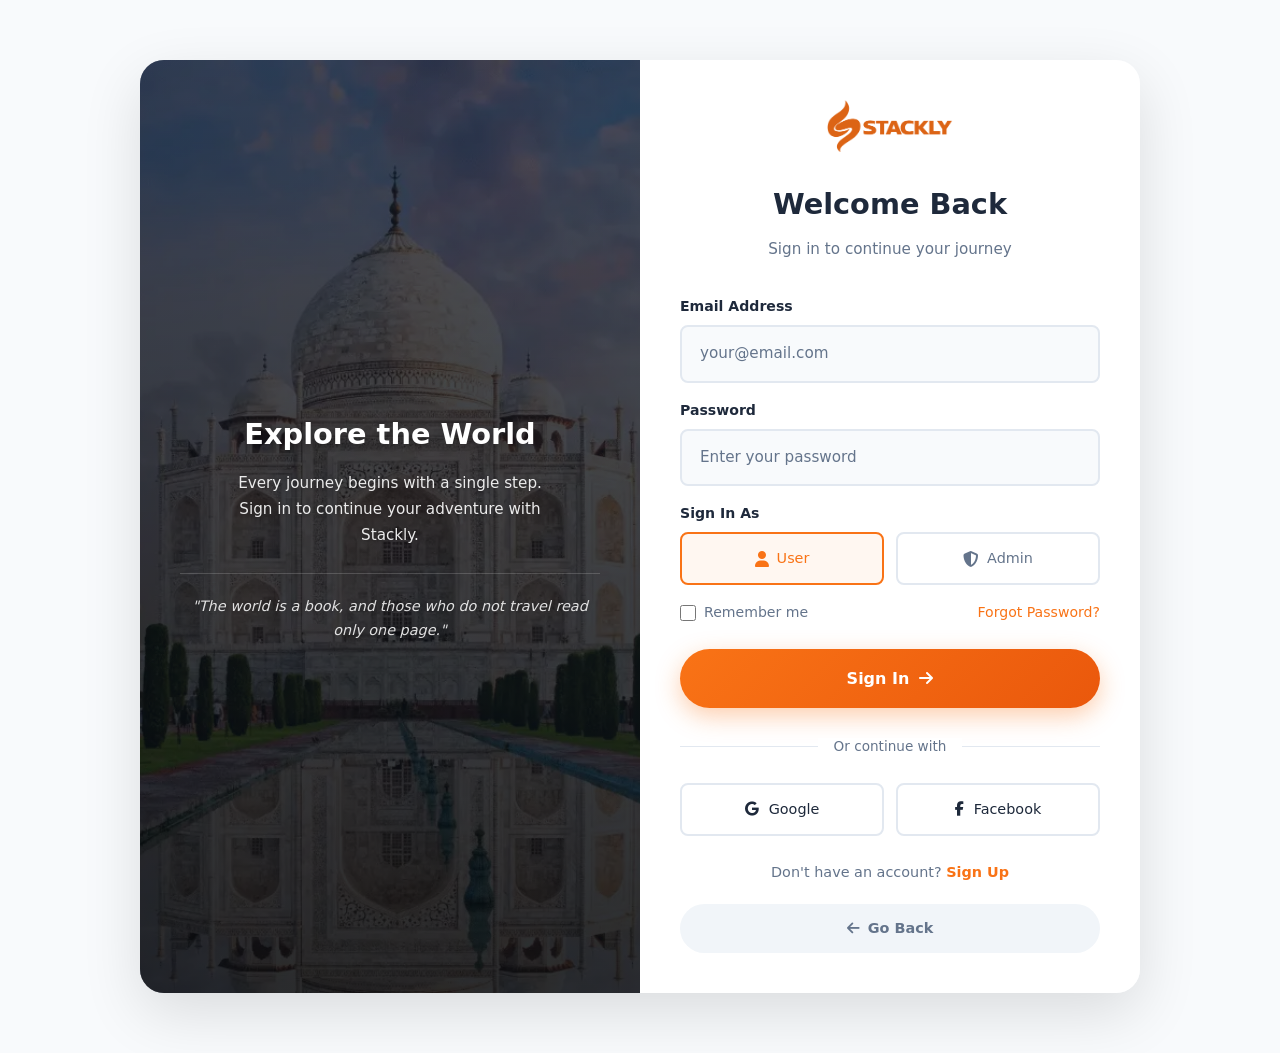
<file: login.html>
<!DOCTYPE html>
<html lang="en">
<head>
  <meta charset="UTF-8">
  <meta name="viewport" content="width=device-width, initial-scale=1.0">
  <title>Login - Stackly Travel</title>
  <link rel="stylesheet" href="https://cdnjs.cloudflare.com/ajax/libs/font-awesome/6.5.2/css/all.min.css">
  <link rel="stylesheet" href="assets/css/style.css">
</head>
<body>
  <section class="auth-section">
    <div class="auth-wrapper">
      <div class="auth-image">
        <img src="assets/images/tajmahal.webp" alt="Travel">
        <div class="auth-image-content">
          <h2>Explore the World</h2>
          <p>Every journey begins with a single step. Sign in to continue your adventure with Stackly.</p>
          <div class="auth-quote">"The world is a book, and those who do not travel read only one page."</div>
        </div>
      </div>
      <div class="auth-container">
        <div class="auth-box">
          <div class="auth-header">
            <a href="index.html" class="auth-logo">
              <img src="assets/images/logo.webp" alt="Stackly" class="logo-img">
            </a>
            <h2>Welcome Back</h2>
            <p>Sign in to continue your journey</p>
          </div>
          <form class="auth-form" id="loginForm">
            <div class="form-group">
              <label class="form-label">Email Address</label>
              <input type="email" class="form-control" placeholder="your@email.com" pattern="[^\s@]+@[^\s@]+\.[^\s@]+" title="Please enter a valid email (e.g., abc@gmail.com)" required oninput="this.value = this.value.replace(/[^a-zA-Z0-9@.]/g, '')">
            </div>
            <div class="form-group">
              <label class="form-label">Password</label>
              <input type="password" class="form-control" placeholder="Enter your password" pattern="(?=.*[a-z])(?=.*[A-Z])(?=.*\d)(?=.*[!@#$%^&*_]).+" title="Must contain at least one uppercase, one lowercase, one number, and one special character" required>
            </div>
            <div class="form-group">
              <label class="form-label">Sign In As</label>
              <div class="role-toggle">
                <label class="role-option">
                  <input type="radio" name="role" value="user" checked>
                  <span class="role-label"><i class="fas fa-user"></i> User</span>
                </label>
                <label class="role-option">
                  <input type="radio" name="role" value="admin">
                  <span class="role-label"><i class="fas fa-shield-alt"></i> Admin</span>
                </label>
              </div>
            </div>
            <div class="form-options">
              <label class="checkbox-label">
                <input type="checkbox" required> Remember me
              </label>
              <a href="404.html" class="forgot-link">Forgot Password?</a>
            </div>
            <button type="submit" class="btn btn-primary btn-large btn-submit">
              <span>Sign In</span>
              <i class="fas fa-arrow-right"></i>
            </button>
          </form>
          <div class="auth-divider"><span>Or continue with</span></div>
          <div class="auth-social">
            <a href="404.html" class="social-btn google"><i class="fab fa-google"></i> Google</a>
            <a href="404.html" class="social-btn facebook"><i class="fab fa-facebook-f"></i> Facebook</a>
          </div>
          <p class="auth-footer-text">Don't have an account? <a href="signup.html">Sign Up</a></p>
          <a href="index.html" class="auth-back-btn"><i class="fas fa-arrow-left"></i> Go Back</a>
        </div>
      </div>
    </div>
  </section>

  <script src="assets/js/main.js"></script>
</body>
</html>
</file>
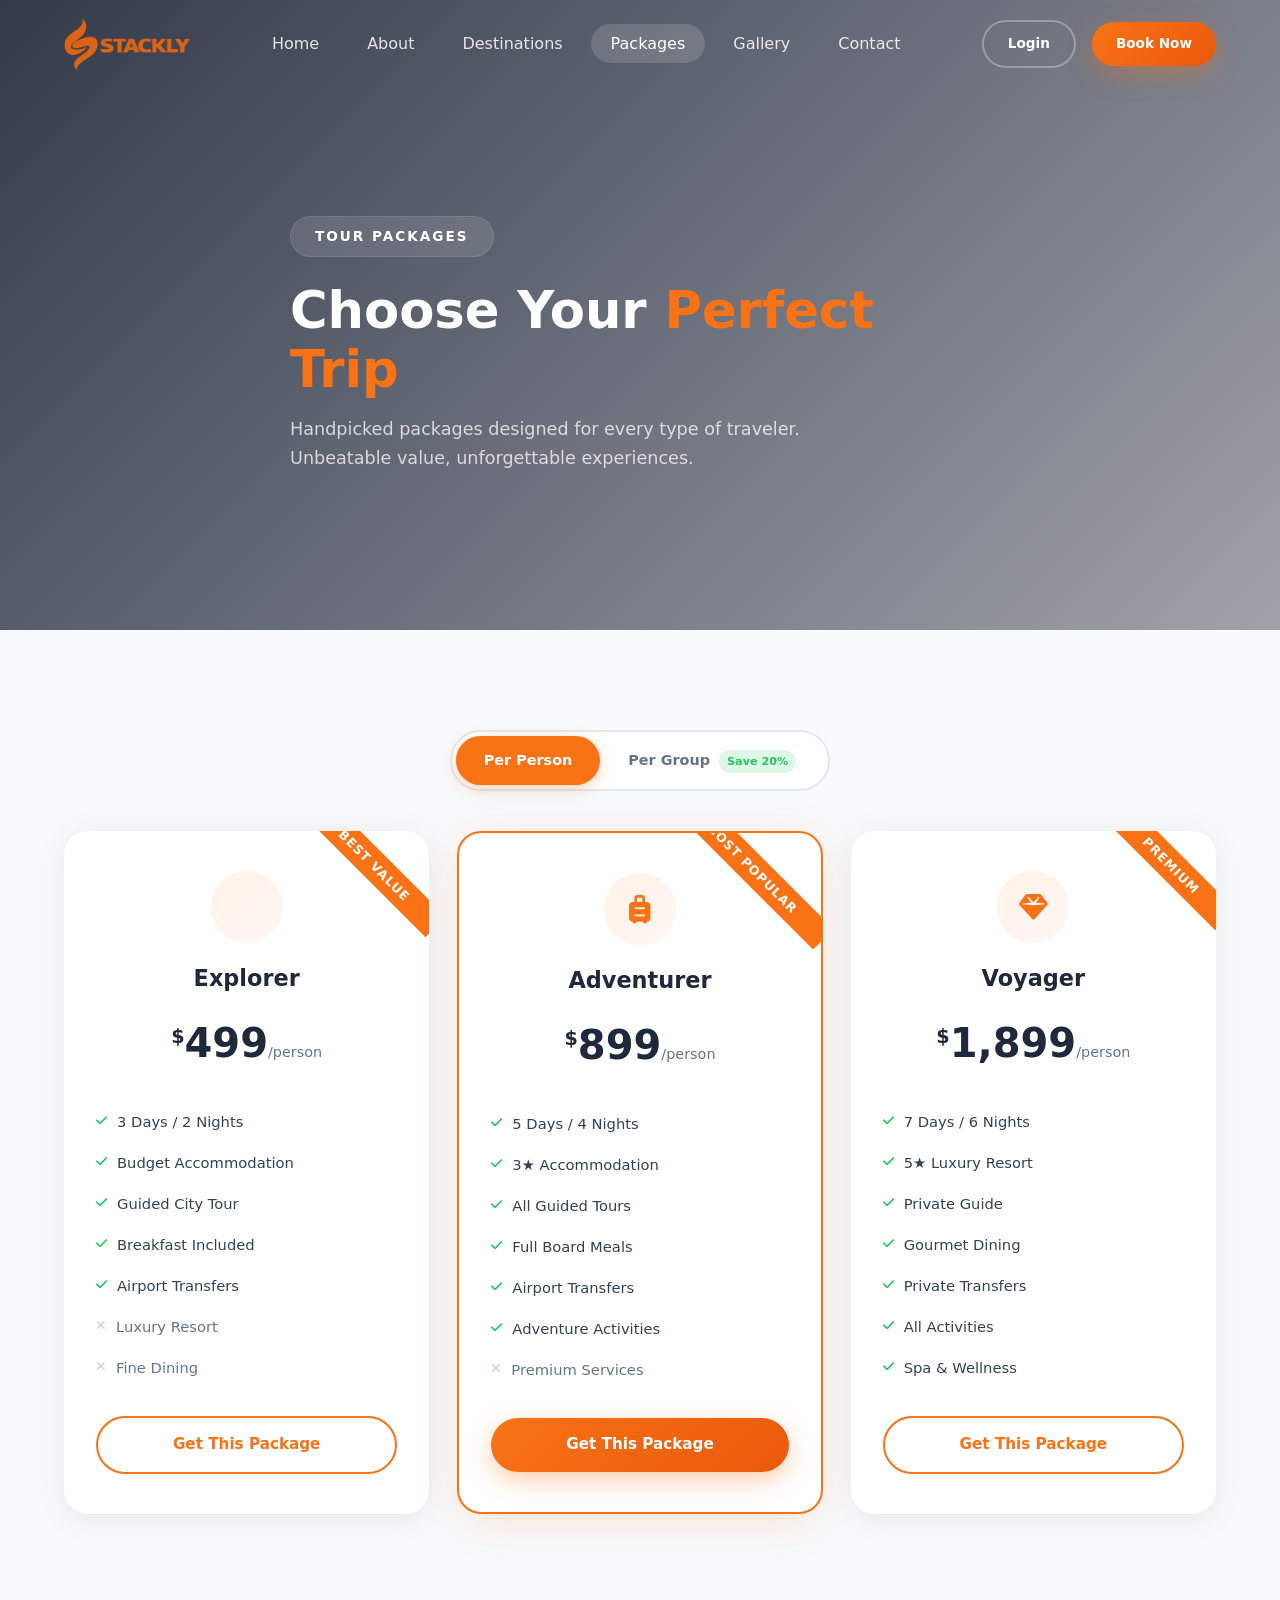
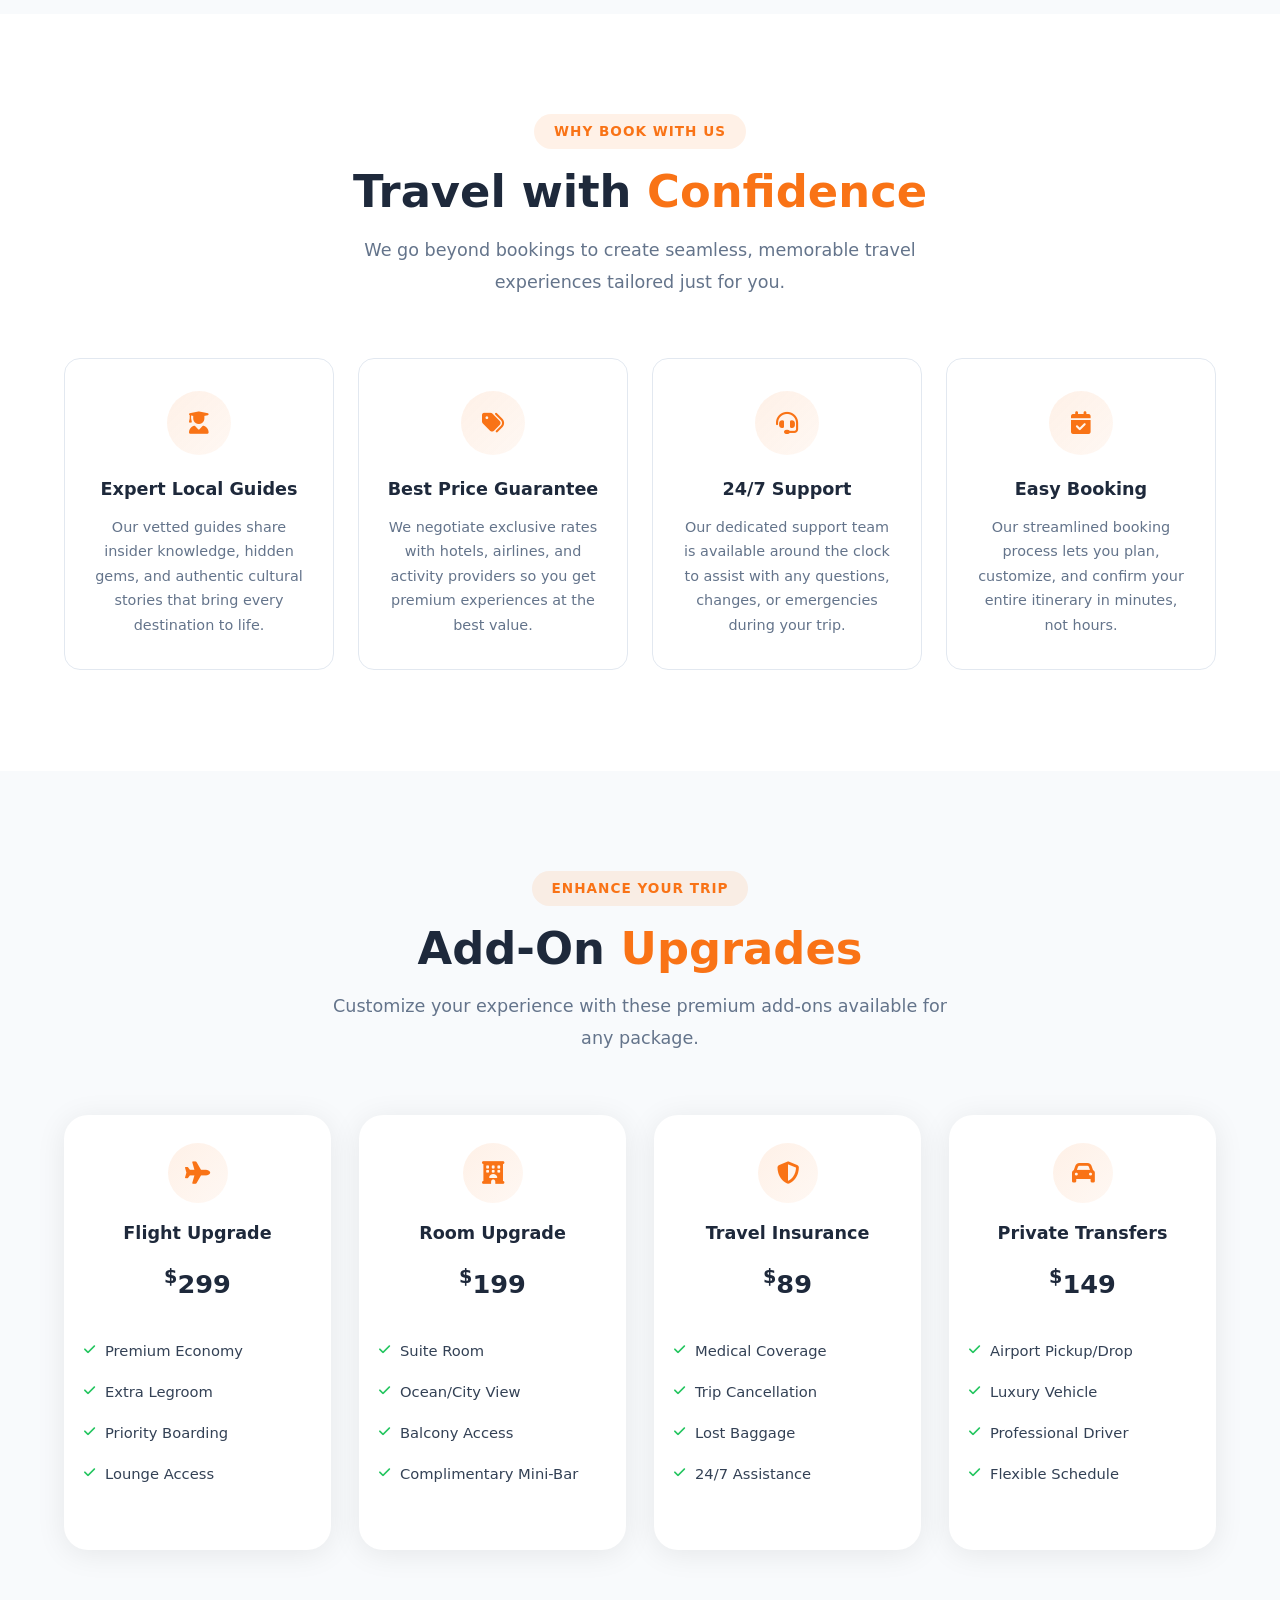
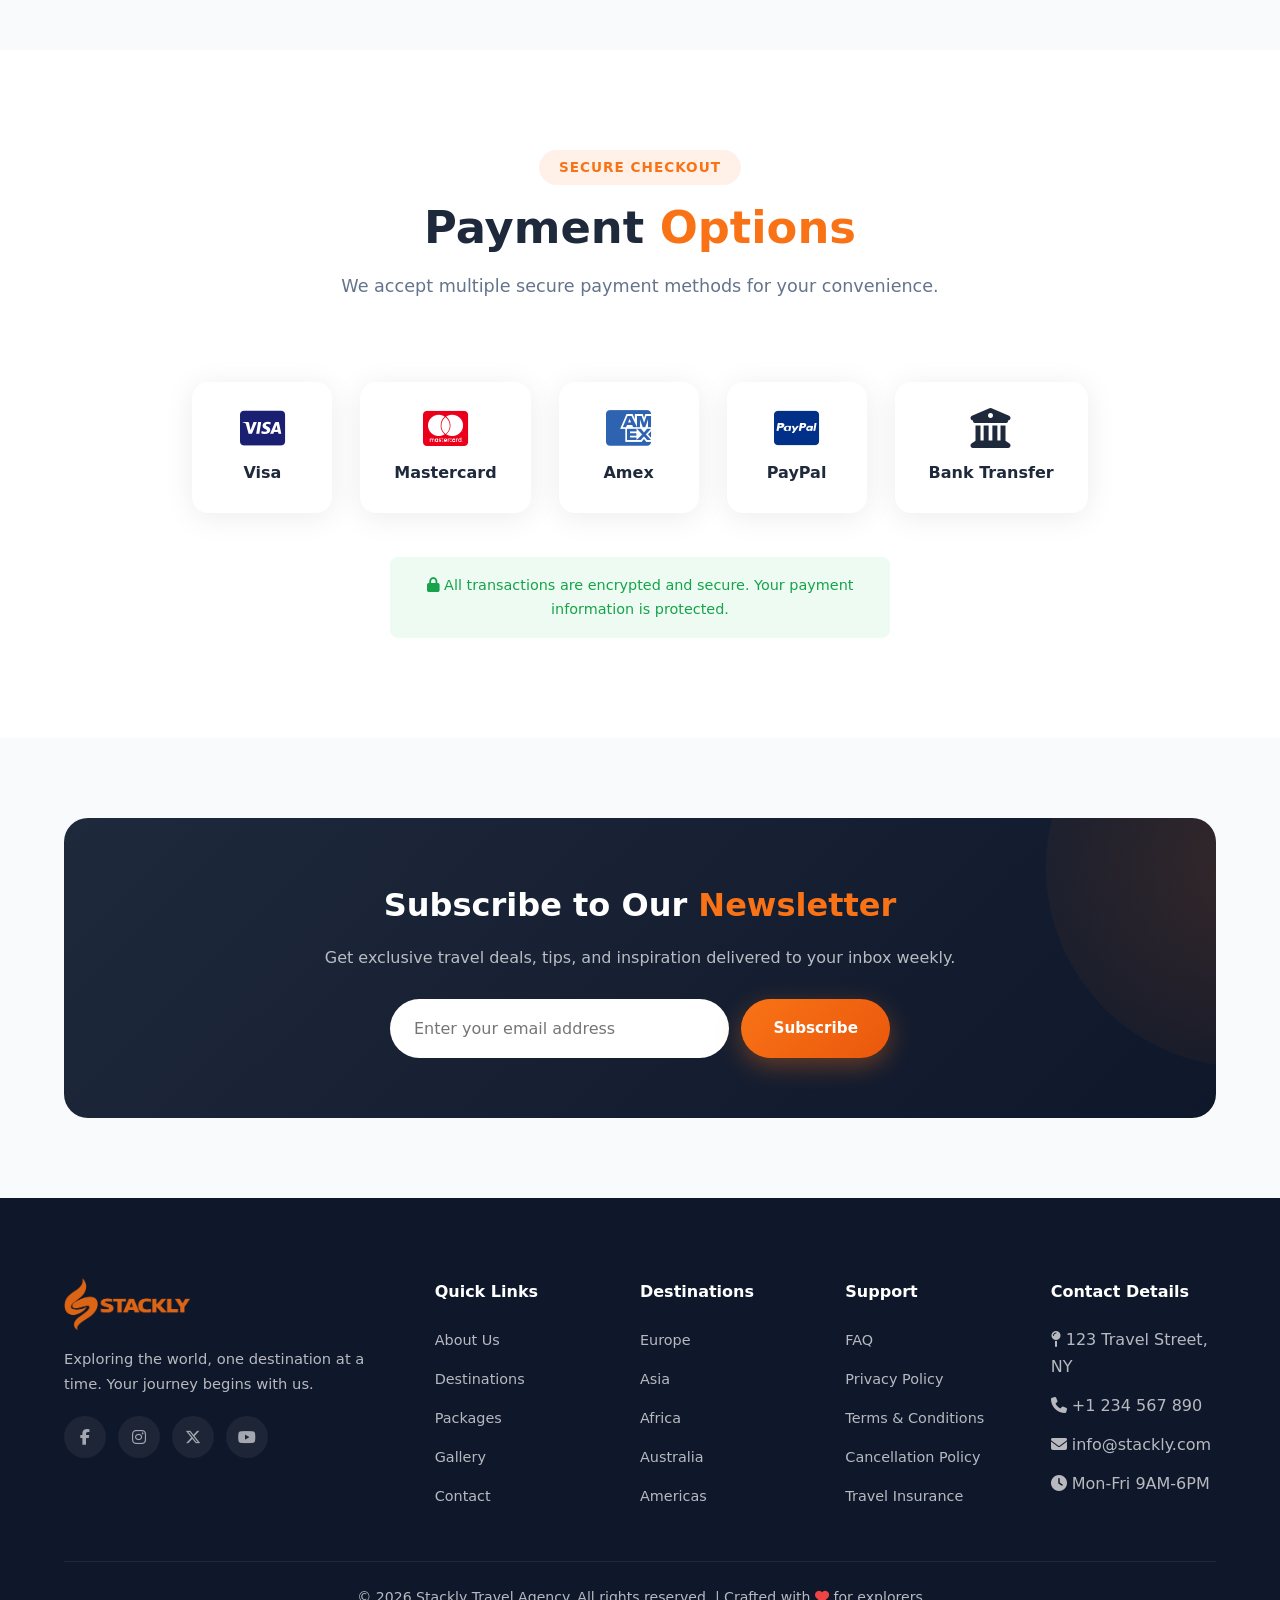
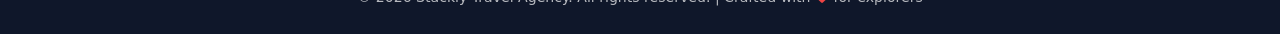
<file: packages.html>
<!DOCTYPE html>
<html lang="en">
<head>
  <meta charset="UTF-8">
  <meta name="viewport" content="width=device-width, initial-scale=1.0">
  <title>Packages - Stackly Travel</title>
  <link rel="stylesheet" href="https://cdnjs.cloudflare.com/ajax/libs/font-awesome/6.5.2/css/all.min.css">
  <link rel="stylesheet" href="assets/css/style.css">
</head>
<body>
  <div class="scroll-progress" id="scrollProgress"></div>
  <a href="#" class="back-to-top" id="backToTop"><i class="fas fa-arrow-up"></i></a>

  <header class="header" id="header">
    <div class="container">
      <a href="index.html" class="logo">
        <img src="assets/images/logo.webp" alt="Stackly" class="logo-img">
      </a>
      <nav class="nav" id="nav">
        <ul class="nav-list">
          <li><a href="index.html" class="nav-link">Home</a></li>
          <li><a href="about.html" class="nav-link">About</a></li>
          <li><a href="destinations.html" class="nav-link">Destinations</a></li>
          <li><a href="packages.html" class="nav-link active">Packages</a></li>
          <li><a href="gallery.html" class="nav-link">Gallery</a></li>
          <li><a href="contact.html" class="nav-link">Contact</a></li>
        </ul>
        <div class="nav-actions">
          <a href="login.html" class="btn btn-outline">Login</a>
          <a href="packages.html" class="btn btn-primary">Book Now</a>
        </div>
      </nav>
      <div class="header-actions">
        <a href="login.html" class="btn btn-outline">Login</a>
        <a href="packages.html" class="btn btn-primary">Book Now</a>
        <button class="hamburger" id="hamburger" aria-label="Toggle menu">
          <span></span><span></span><span></span>
        </button>
      </div>
    </div>
  </header>

  <section class="page-hero">
    <video class="page-hero-video" autoplay muted loop playsinline poster="">
      <source src="packages.mp4" type="video/mp4">
    </video>
    <div class="page-hero-overlay"></div>
    <div class="container page-hero-content">
      <span class="hero-badge">Tour Packages</span>
      <h1 class="page-hero-title">Choose Your <span class="accent">Perfect Trip</span></h1>
      <p class="page-hero-subtitle">Handpicked packages designed for every type of traveler. Unbeatable value, unforgettable experiences.</p>
    </div>
  </section>

  <!-- Toggle -->
  <section class="packages section">
    <div class="container">
      <div class="pkg-toggle reveal">
        <div class="toggle-group">
          <button class="toggle-btn active" data-plan="monthly">Per Person</button>
          <button class="toggle-btn" data-plan="yearly">Per Group <span class="save-badge">Save 20%</span></button>
        </div>
      </div>

      <div class="packages-grid">
        <div class="package-card reveal" data-tier="budget">
          <div class="pkg-badge">Best Value</div>
          <div class="pkg-icon"><i class="fas fa-backpack"></i></div>
          <h3 class="pkg-name">Explorer</h3>
          <div class="pkg-price">
            <span class="currency">$</span><span class="price-amount" data-person="499" data-group="399">499</span><span class="period">/person</span>
          </div>
          <ul class="pkg-features">
            <li><i class="fas fa-check"></i> 3 Days / 2 Nights</li>
            <li><i class="fas fa-check"></i> Budget Accommodation</li>
            <li><i class="fas fa-check"></i> Guided City Tour</li>
            <li><i class="fas fa-check"></i> Breakfast Included</li>
            <li><i class="fas fa-check"></i> Airport Transfers</li>
            <li class="na"><i class="fas fa-times"></i> Luxury Resort</li>
            <li class="na"><i class="fas fa-times"></i> Fine Dining</li>
          </ul>
          <a href="contact.html" class="btn btn-outline pkg-btn" style="--btn-color: var(--primary); color: var(--primary); border-color: var(--primary);">Get This Package</a>
        </div>
        <div class="package-card reveal featured" data-tier="standard">
          <div class="pkg-badge">Most Popular</div>
          <div class="pkg-icon"><i class="fas fa-suitcase-rolling"></i></div>
          <h3 class="pkg-name">Adventurer</h3>
          <div class="pkg-price">
            <span class="currency">$</span><span class="price-amount" data-person="899" data-group="719">899</span><span class="period">/person</span>
          </div>
          <ul class="pkg-features">
            <li><i class="fas fa-check"></i> 5 Days / 4 Nights</li>
            <li><i class="fas fa-check"></i> 3★ Accommodation</li>
            <li><i class="fas fa-check"></i> All Guided Tours</li>
            <li><i class="fas fa-check"></i> Full Board Meals</li>
            <li><i class="fas fa-check"></i> Airport Transfers</li>
            <li><i class="fas fa-check"></i> Adventure Activities</li>
            <li class="na"><i class="fas fa-times"></i> Premium Services</li>
          </ul>
          <a href="contact.html" class="btn btn-primary pkg-btn">Get This Package</a>
        </div>
        <div class="package-card reveal" data-tier="premium">
          <div class="pkg-badge">Premium</div>
          <div class="pkg-icon"><i class="fas fa-gem"></i></div>
          <h3 class="pkg-name">Voyager</h3>
          <div class="pkg-price">
            <span class="currency">$</span><span class="price-amount" data-person="1899" data-group="1519">1,899</span><span class="period">/person</span>
          </div>
          <ul class="pkg-features">
            <li><i class="fas fa-check"></i> 7 Days / 6 Nights</li>
            <li><i class="fas fa-check"></i> 5★ Luxury Resort</li>
            <li><i class="fas fa-check"></i> Private Guide</li>
            <li><i class="fas fa-check"></i> Gourmet Dining</li>
            <li><i class="fas fa-check"></i> Private Transfers</li>
            <li><i class="fas fa-check"></i> All Activities</li>
            <li><i class="fas fa-check"></i> Spa & Wellness</li>
          </ul>
          <a href="contact.html" class="btn btn-outline pkg-btn" style="--btn-color: var(--primary); color: var(--primary); border-color: var(--primary);">Get This Package</a>
        </div>
      </div>
    </div>
  </section>

  <!-- Why Book With Us -->
  <section class="section" id="why-us">
    <div class="container">
      <div class="section-header">
        <span class="section-tag">Why Book With Us</span>
        <h2 class="section-title">Travel with <span class="accent">Confidence</span></h2>
        <p class="section-desc">We go beyond bookings to create seamless, memorable travel experiences tailored just for you.</p>
      </div>
      <div class="services-grid">
        <div class="service-card reveal">
          <div class="service-icon"><i class="fas fa-user-graduate"></i></div>
          <h3>Expert Local Guides</h3>
          <p>Our vetted guides share insider knowledge, hidden gems, and authentic cultural stories that bring every destination to life.</p>
        </div>
        <div class="service-card reveal">
          <div class="service-icon"><i class="fas fa-tags"></i></div>
          <h3>Best Price Guarantee</h3>
          <p>We negotiate exclusive rates with hotels, airlines, and activity providers so you get premium experiences at the best value.</p>
        </div>
        <div class="service-card reveal">
          <div class="service-icon"><i class="fas fa-headset"></i></div>
          <h3>24/7 Support</h3>
          <p>Our dedicated support team is available around the clock to assist with any questions, changes, or emergencies during your trip.</p>
        </div>
        <div class="service-card reveal">
          <div class="service-icon"><i class="fas fa-calendar-check"></i></div>
          <h3>Easy Booking</h3>
          <p>Our streamlined booking process lets you plan, customize, and confirm your entire itinerary in minutes, not hours.</p>
        </div>
      </div>
    </div>
  </section>

  <!-- Add-On Upgrades -->
  <section class="section" id="upgrades" style="background: var(--bg-alt);">
    <div class="container">
      <div class="section-header">
        <span class="section-tag">Enhance Your Trip</span>
        <h2 class="section-title">Add-On <span class="accent">Upgrades</span></h2>
        <p class="section-desc">Customize your experience with these premium add-ons available for any package.</p>
      </div>
      <div class="packages-grid packages-grid--4">
        <div class="package-card reveal" style="padding: 28px 20px;">
          <div class="pkg-icon" style="width: 60px; height: 60px; font-size: 1.4rem;"><i class="fas fa-plane"></i></div>
          <h3 class="pkg-name" style="font-size: 1.1rem;">Flight Upgrade</h3>
          <div class="pkg-price" style="font-size: 1.6rem;"><span class="currency">$</span>299</div>
          <ul class="pkg-features">
            <li><i class="fas fa-check"></i> Premium Economy</li>
            <li><i class="fas fa-check"></i> Extra Legroom</li>
            <li><i class="fas fa-check"></i> Priority Boarding</li>
            <li><i class="fas fa-check"></i> Lounge Access</li>
          </ul>
        </div>
        <div class="package-card reveal" style="padding: 28px 20px;">
          <div class="pkg-icon" style="width: 60px; height: 60px; font-size: 1.4rem;"><i class="fas fa-hotel"></i></div>
          <h3 class="pkg-name" style="font-size: 1.1rem;">Room Upgrade</h3>
          <div class="pkg-price" style="font-size: 1.6rem;"><span class="currency">$</span>199</div>
          <ul class="pkg-features">
            <li><i class="fas fa-check"></i> Suite Room</li>
            <li><i class="fas fa-check"></i> Ocean/City View</li>
            <li><i class="fas fa-check"></i> Balcony Access</li>
            <li><i class="fas fa-check"></i> Complimentary Mini-Bar</li>
          </ul>
        </div>
        <div class="package-card reveal" style="padding: 28px 20px;">
          <div class="pkg-icon" style="width: 60px; height: 60px; font-size: 1.4rem;"><i class="fas fa-shield-alt"></i></div>
          <h3 class="pkg-name" style="font-size: 1.1rem;">Travel Insurance</h3>
          <div class="pkg-price" style="font-size: 1.6rem;"><span class="currency">$</span>89</div>
          <ul class="pkg-features">
            <li><i class="fas fa-check"></i> Medical Coverage</li>
            <li><i class="fas fa-check"></i> Trip Cancellation</li>
            <li><i class="fas fa-check"></i> Lost Baggage</li>
            <li><i class="fas fa-check"></i> 24/7 Assistance</li>
          </ul>
        </div>
        <div class="package-card reveal" style="padding: 28px 20px;">
          <div class="pkg-icon" style="width: 60px; height: 60px; font-size: 1.4rem;"><i class="fas fa-car"></i></div>
          <h3 class="pkg-name" style="font-size: 1.1rem;">Private Transfers</h3>
          <div class="pkg-price" style="font-size: 1.6rem;"><span class="currency">$</span>149</div>
          <ul class="pkg-features">
            <li><i class="fas fa-check"></i> Airport Pickup/Drop</li>
            <li><i class="fas fa-check"></i> Luxury Vehicle</li>
            <li><i class="fas fa-check"></i> Professional Driver</li>
            <li><i class="fas fa-check"></i> Flexible Schedule</li>
          </ul>
        </div>
      </div>
    </div>
  </section>

  <!-- Payment Options -->
  <section class="section" id="payment">
    <div class="container">
      <div class="section-header">
        <span class="section-tag">Secure Checkout</span>
        <h2 class="section-title">Payment <span class="accent">Options</span></h2>
        <p class="section-desc">We accept multiple secure payment methods for your convenience.</p>
      </div>
      <div style="display: flex; justify-content: center; align-items: center; gap: 28px; flex-wrap: wrap; padding: 20px 0;">
        <div class="payment-item reveal">
          <i class="fab fa-cc-visa" style="color: #1a1f71;"></i>
          <p>Visa</p>
        </div>
        <div class="payment-item reveal">
          <i class="fab fa-cc-mastercard" style="color: #eb001b;"></i>
          <p>Mastercard</p>
        </div>
        <div class="payment-item reveal">
          <i class="fab fa-cc-amex" style="color: #2e63b1;"></i>
          <p>Amex</p>
        </div>
        <div class="payment-item reveal">
          <i class="fab fa-cc-paypal" style="color: #003087;"></i>
          <p>PayPal</p>
        </div>
        <div class="payment-item reveal">
          <i class="fas fa-university" style="color: var(--secondary);"></i>
          <p>Bank Transfer</p>
        </div>
      </div>
      <div style="text-align: center; margin-top: 24px; padding: 16px; background: rgba(34,197,94,0.08); border-radius: var(--radius-sm); max-width: 500px; margin-left: auto; margin-right: auto;">
        <p style="font-size: 0.9rem; color: #16a34a;"><i class="fas fa-lock"></i> All transactions are encrypted and secure. Your payment information is protected.</p>
      </div>
    </div>
  </section>

  <!-- Newsletter -->
  <section class="newsletter">
    <div class="container">
      <div class="newsletter-box reveal">
        <h2>Subscribe to Our <span class="accent">Newsletter</span></h2>
        <p>Get exclusive travel deals, tips, and inspiration delivered to your inbox weekly.</p>
        <form class="newsletter-form" id="newsletterForm">
          <input type="email" placeholder="Enter your email address" required oninput="this.value = this.value.replace(/[^a-zA-Z0-9@.]/g, '')">
          <button type="submit" class="btn btn-primary">Subscribe</button>
        </form>
      </div>
    </div>
  </section>

  <footer class="footer">
    <div class="container">
      <div class="footer-grid">
        <div class="footer-brand">
          <a href="index.html" class="logo">
            <img src="assets/images/logo.webp" alt="Stackly" class="logo-img">
          </a>
          <p>Exploring the world, one destination at a time. Your journey begins with us.</p>
          <div class="footer-social">
            <a href="404.html" aria-label="Facebook"><i class="fab fa-facebook-f"></i></a>
            <a href="404.html" aria-label="Instagram"><i class="fab fa-instagram"></i></a>
            <a href="404.html" aria-label="X"><i class="fab fa-x-twitter"></i></a>
            <a href="404.html" aria-label="YouTube"><i class="fab fa-youtube"></i></a>
          </div>
        </div>
        <div class="footer-links">
          <h4>Quick Links</h4>
          <ul>
            <li><a href="about.html">About Us</a></li>
            <li><a href="destinations.html">Destinations</a></li>
            <li><a href="packages.html">Packages</a></li>
            <li><a href="gallery.html">Gallery</a></li>
            <li><a href="contact.html">Contact</a></li>
          </ul>
        </div>
        <div class="footer-links">
          <h4>Destinations</h4>
          <ul>
            <li><a href="destinations.html">Europe</a></li>
            <li><a href="destinations.html">Asia</a></li>
            <li><a href="destinations.html">Africa</a></li>
            <li><a href="destinations.html">Australia</a></li>
            <li><a href="destinations.html">Americas</a></li>
          </ul>
        </div>
        <div class="footer-links">
          <h4>Support</h4>
          <ul>
            <li><a href="contact.html#faq">FAQ</a></li>
            <li><a href="404.html">Privacy Policy</a></li>
            <li><a href="404.html">Terms & Conditions</a></li>
            <li><a href="404.html">Cancellation Policy</a></li>
            <li><a href="404.html">Travel Insurance</a></li>
          </ul>
        </div>
        <div class="footer-links">
          <h4>Contact Details</h4>
          <ul>
            <li><i class="fas fa-map-pin"></i> 123 Travel Street, NY</li>
            <li><i class="fas fa-phone"></i> +1 234 567 890</li>
            <li><i class="fas fa-envelope"></i> info@stackly.com</li>
            <li><i class="fas fa-clock"></i> Mon-Fri 9AM-6PM</li>
          </ul>
        </div>
      </div>
      <div class="footer-bottom">
        <p>&copy; 2026 Stackly Travel Agency. All rights reserved. | Crafted with <i class="fas fa-heart"></i> for explorers</p>
      </div>
    </div>
  </footer>

  <script src="assets/js/main.js"></script>
</body>
</html>
</file>
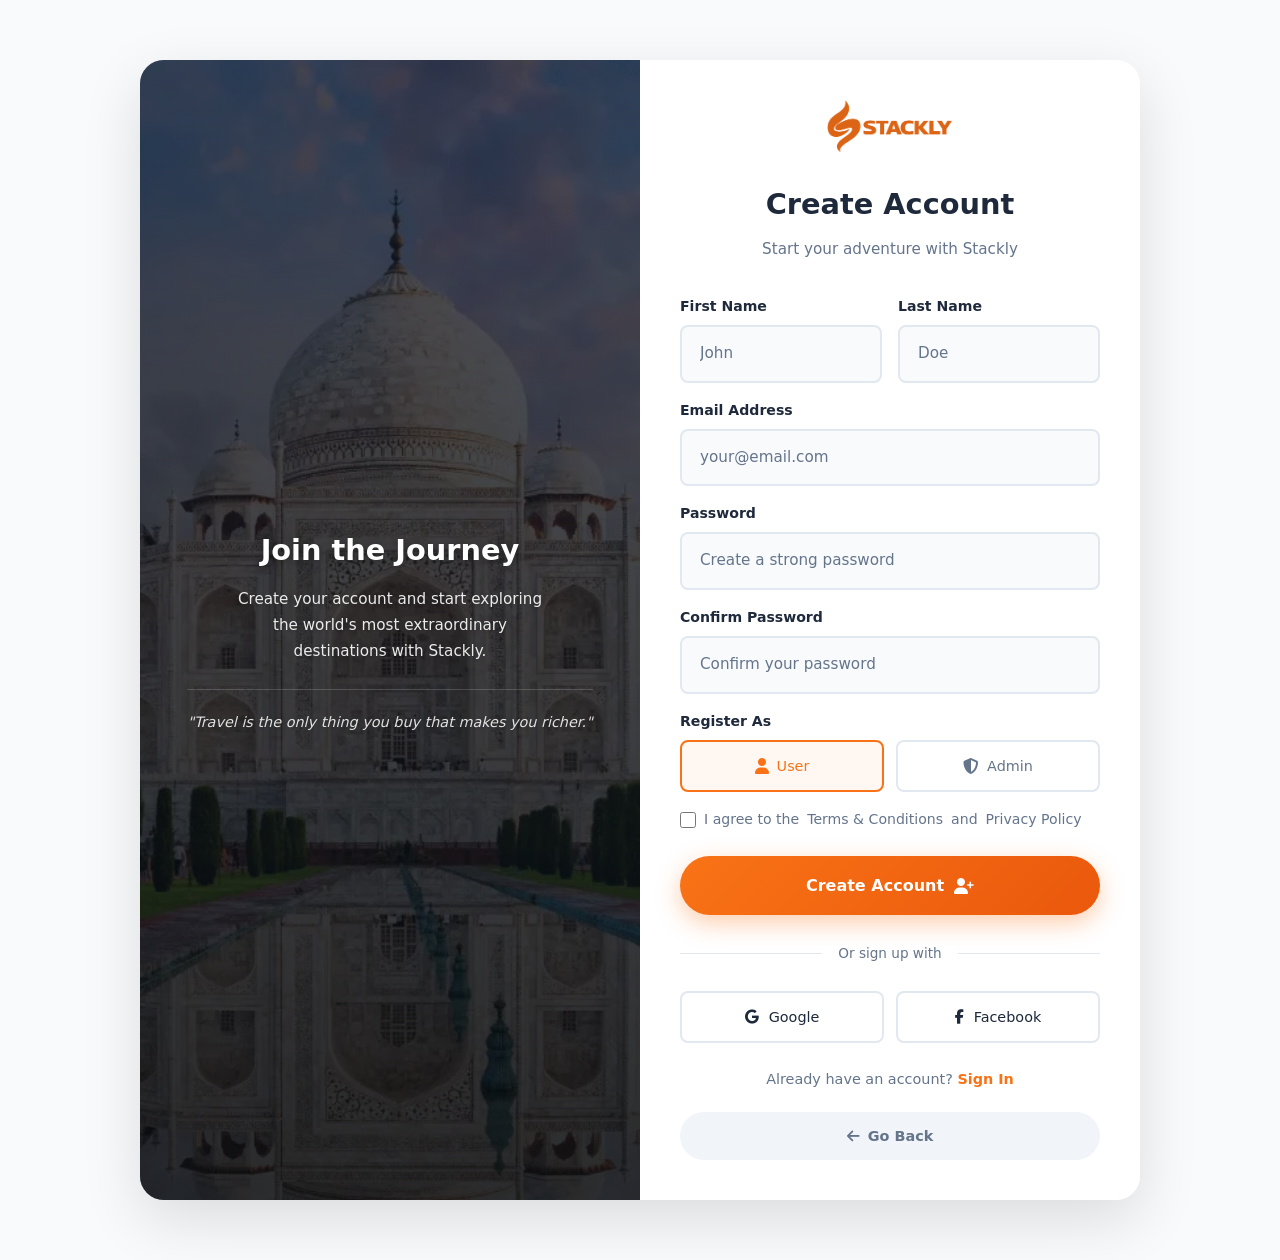
<file: signup.html>
<!DOCTYPE html>
<html lang="en">
<head>
  <meta charset="UTF-8">
  <meta name="viewport" content="width=device-width, initial-scale=1.0">
  <title>Sign Up - Stackly Travel</title>
  <link rel="stylesheet" href="https://cdnjs.cloudflare.com/ajax/libs/font-awesome/6.5.2/css/all.min.css">
  <link rel="stylesheet" href="assets/css/style.css">
</head>
<body>
  <section class="auth-section">
    <div class="auth-wrapper">
      <div class="auth-image">
        <img src="assets/images/tajmahal.webp" alt="Travel">
        <div class="auth-image-content">
          <h2>Join the Journey</h2>
          <p>Create your account and start exploring the world's most extraordinary destinations with Stackly.</p>
          <div class="auth-quote">"Travel is the only thing you buy that makes you richer."</div>
        </div>
      </div>
      <div class="auth-container">
        <div class="auth-box">
          <div class="auth-header">
            <a href="index.html" class="auth-logo">
              <img src="assets/images/logo.webp" alt="Stackly" class="logo-img">
            </a>
            <h2>Create Account</h2>
            <p>Start your adventure with Stackly</p>
          </div>
          <form class="auth-form" id="signupForm">
            <div class="form-row">
              <div class="form-group">
                <label class="form-label">First Name</label>
                <input type="text" class="form-control" placeholder="John" pattern="[A-Za-z]+" title="Only alphabetic characters allowed" required>
              </div>
              <div class="form-group">
                <label class="form-label">Last Name</label>
                <input type="text" class="form-control" placeholder="Doe" pattern="[A-Za-z]+" title="Only alphabetic characters allowed" required>
              </div>
            </div>
            <div class="form-group">
              <label class="form-label">Email Address</label>
              <input type="email" class="form-control" placeholder="your@email.com" pattern="[^\s@]+@[^\s@]+\.[^\s@]+" title="Please enter a valid email (e.g., abc@gmail.com)" required oninput="this.value = this.value.replace(/[^a-zA-Z0-9@.]/g, '')">
            </div>
            <div class="form-group">
              <label class="form-label">Password</label>
              <input type="password" class="form-control" placeholder="Create a strong password" pattern="(?=.*[a-z])(?=.*[A-Z])(?=.*\d)(?=.*[!@#$%^&*_]).+" title="Must contain at least one uppercase, one lowercase, one number, and one special character" required>
            </div>
            <div class="form-group">
              <label class="form-label">Confirm Password</label>
              <input type="password" class="form-control" placeholder="Confirm your password" required>
            </div>
            <div class="form-group">
              <label class="form-label">Register As</label>
              <div class="role-toggle">
                <label class="role-option">
                  <input type="radio" name="role" value="user" checked>
                  <span class="role-label"><i class="fas fa-user"></i> User</span>
                </label>
                <label class="role-option">
                  <input type="radio" name="role" value="admin">
                  <span class="role-label"><i class="fas fa-shield-alt"></i> Admin</span>
                </label>
              </div>
            </div>
            <div class="form-options">
              <label class="checkbox-label">
                <input type="checkbox" required> I agree to the <a href="404.html">Terms & Conditions</a> and <a href="404.html">Privacy Policy</a>
              </label>
            </div>
            <button type="submit" class="btn btn-primary btn-large btn-submit">
              <span>Create Account</span>
              <i class="fas fa-user-plus"></i>
            </button>
          </form>
          <div class="auth-divider"><span>Or sign up with</span></div>
          <div class="auth-social">
            <a href="404.html" class="social-btn google"><i class="fab fa-google"></i> Google</a>
            <a href="404.html" class="social-btn facebook"><i class="fab fa-facebook-f"></i> Facebook</a>
          </div>
          <p class="auth-footer-text">Already have an account? <a href="login.html">Sign In</a></p>
          <a href="index.html" class="auth-back-btn"><i class="fas fa-arrow-left"></i> Go Back</a>
        </div>
      </div>
    </div>
  </section>

  <script src="assets/js/main.js"></script>
</body>
</html>
</file>
<file: assets/css/style.css>
/* ===== CSS Variables ===== */
:root {
  --primary: #f97316;
  --primary-dark: #ea580c;
  --primary-light: #fb923c;
  --secondary: #1e293b;
  --accent: #f59e0b;
  --text: #334155;
  --text-light: #64748b;
  --bg: #ffffff;
  --bg-alt: #f8fafc;
  --dark: #0f172a;
  --border: #e2e8f0;
  --shadow: 0 4px 30px rgba(0,0,0,0.08);
  --shadow-lg: 0 20px 60px rgba(0,0,0,0.12);
  --radius: 16px;
  --radius-sm: 8px;
  --radius-lg: 24px;
  --transition: 0.35s cubic-bezier(0.4, 0, 0.2, 1);
  --font: 'Segoe UI', system-ui, -apple-system, sans-serif;
}

/* ===== Reset & Base ===== */
*, *::before, *::after { margin: 0; padding: 0; box-sizing: border-box; }

html {
  scroll-behavior: smooth;
  scroll-padding-top: 80px;
}

body {
  font-family: var(--font);
  color: var(--text);
  background: var(--bg);
  line-height: 1.7;
  overflow-x: hidden;
  -webkit-font-smoothing: antialiased;
}

a { text-decoration: none; color: inherit; }
ul { list-style: none; }
img { max-width: 100%; height: auto; display: block; }
button { cursor: pointer; border: none; background: none; font: inherit; }
input, textarea, select { font: inherit; }

.container {
  max-width: 1200px;
  margin: 0 auto;
  padding: 0 24px;
}

.section {
  padding: 100px 0;
}

.section-header {
  text-align: center;
  max-width: 650px;
  margin: 0 auto 60px;
}

.section-tag {
  display: inline-block;
  background: rgba(249, 115, 22, 0.1);
  color: var(--primary);
  padding: 6px 20px;
  border-radius: 50px;
  font-size: 0.85rem;
  font-weight: 600;
  letter-spacing: 1px;
  text-transform: uppercase;
  margin-bottom: 16px;
}

.section-title {
  font-size: clamp(2rem, 4vw, 2.8rem);
  color: var(--secondary);
  font-weight: 800;
  line-height: 1.2;
  margin-bottom: 16px;
}

.section-desc {
  color: var(--text-light);
  font-size: 1.1rem;
  line-height: 1.8;
}

.accent { color: var(--primary); }

/* ===== Buttons ===== */
.btn {
  display: inline-flex;
  align-items: center;
  gap: 10px;
  padding: 14px 32px;
  border-radius: 50px;
  font-weight: 600;
  font-size: 0.95rem;
  transition: var(--transition);
  position: relative;
  overflow: hidden;
}

.btn-primary {
  background: linear-gradient(135deg, var(--primary), var(--primary-dark));
  color: #fff;
  box-shadow: 0 8px 25px rgba(249, 115, 22, 0.35);
}
.btn-primary:hover {
  transform: translateY(-3px);
  box-shadow: 0 12px 35px rgba(249, 115, 22, 0.45);
}

.btn-outline {
  border: 2px solid rgba(255,255,255,0.3);
  color: #fff;
  background: transparent;
}
.btn-outline:hover {
  border-color: var(--primary);
  background: var(--primary);
  transform: translateY(-3px);
}

.btn-large { padding: 16px 40px; font-size: 1.05rem; }

/* ===== Scroll Progress ===== */
.scroll-progress {
  position: fixed;
  top: 0; left: 0;
  height: 3px;
  background: linear-gradient(90deg, var(--primary), var(--accent));
  z-index: 9999;
  width: 0;
  transition: width 0.1s;
}

/* ===== Back to Top ===== */
.back-to-top {
  position: fixed;
  bottom: 30px;
  right: 30px;
  width: 48px;
  height: 48px;
  background: var(--primary);
  color: #fff;
  border-radius: 50%;
  display: flex;
  align-items: center;
  justify-content: center;
  font-size: 1.2rem;
  z-index: 999;
  opacity: 0;
  visibility: hidden;
  transform: translateY(20px);
  transition: var(--transition);
  box-shadow: 0 8px 25px rgba(249, 115, 22, 0.4);
}
.back-to-top.visible {
  opacity: 1;
  visibility: visible;
  transform: translateY(0);
}
.back-to-top:hover {
  transform: translateY(-4px);
  background: var(--primary-dark);
}

/* ===== Header ===== */
.header {
  position: fixed;
  top: 0; left: 0; right: 0;
  z-index: 9998;
  padding: 18px 0;
  transition: var(--transition);
}
.header.scrolled {
  background: rgba(255,255,255,0.95);
  backdrop-filter: blur(20px);
  box-shadow: var(--shadow);
  padding: 10px 0;
}
.header .container {
  display: flex;
  align-items: center;
  justify-content: space-between;
}

.logo {
  display: flex;
  align-items: center;
  gap: 10px;
  font-size: 1.5rem;
  font-weight: 800;
  color: var(--secondary);
}
.logo-img {
  height: 52px;
  width: auto;
  display: block;
  filter: brightness(0) saturate(100%) invert(37%) sepia(93%) saturate(747%) hue-rotate(350deg) brightness(101%) contrast(96%);
}

.nav-actions {
  display: none;
}
.nav-list {
  display: flex;
  gap: 8px;
}
.nav-link {
  padding: 10px 20px;
  font-size: 1rem;
  font-weight: 500;
  color: rgba(255,255,255,0.85);
  border-radius: 50px;
  transition: var(--transition);
  position: relative;
}
.nav-link:hover {
  color: var(--primary) !important;
  background: rgba(255,255,255,0.15);
}
.nav-link.active {
  color: #fff;
  background: rgba(255,255,255,0.15);
}
.header.scrolled .nav-link {
  color: var(--text-light);
}
.header.scrolled .nav-link:hover,
.header.scrolled .nav-link.active {
  color: var(--primary);
  background: rgba(249, 115, 22, 0.08);
}

.header-actions {
  display: flex;
  align-items: center;
  gap: 16px;
}
.header-actions .btn {
  padding: 10px 24px;
  font-size: 0.85rem;
}

.header:not(.scrolled) .hamburger span {
  background: #fff;
}
.header.scrolled .header-actions .btn-outline {
  color: var(--primary);
  border-color: var(--primary);
}

/* ===== Page Hero (inner pages) ===== */
.page-hero {
  position: relative;
  min-height: 70vh;
  display: flex;
  align-items: center;
  overflow: hidden;
}
.page-hero-bg {
  position: absolute;
  inset: 0;
  background-size: cover;
  background-position: center;
}
.page-hero-video {
  position: absolute;
  inset: 0;
  width: 100%;
  height: 100%;
  object-fit: cover;
}
.page-hero-overlay {
  position: absolute;
  inset: 0;
  background: linear-gradient(135deg, rgba(15,23,42,0.85), rgba(15,23,42,0.4));
  z-index: 1;
}
.page-hero-content {
  position: relative;
  z-index: 2;
  max-width: 700px;
  padding: 140px 0 80px;
}
.page-hero-title {
  font-size: clamp(2rem, 5vw, 3.2rem);
  font-weight: 900;
  color: #fff;
  line-height: 1.15;
  margin-bottom: 16px;
  animation: fadeInUp 0.8s 0.3s backwards;
}
.page-hero-subtitle {
  font-size: 1.1rem;
  color: rgba(255,255,255,0.75);
  max-width: 550px;
  line-height: 1.7;
  animation: fadeInUp 0.8s 0.4s backwards;
}

/* ===== Mission / Vision ===== */
.mission {
  background: var(--bg-alt);
}
.mission-grid {
  display: grid;
  grid-template-columns: repeat(3, 1fr);
  gap: 28px;
}
.mission-card {
  background: #fff;
  padding: 40px 32px;
  border-radius: var(--radius-lg);
  text-align: center;
  box-shadow: var(--shadow);
  transition: var(--transition);
  border: 2px solid transparent;
}
.mission-card:hover {
  transform: translateY(-6px);
  box-shadow: var(--shadow-lg);
  border-color: var(--primary);
}
.mission-icon {
  width: 64px;
  height: 64px;
  margin: 0 auto 20px;
  background: linear-gradient(135deg, rgba(249,115,22,0.1), rgba(249,115,22,0.05));
  border-radius: 50%;
  display: flex;
  align-items: center;
  justify-content: center;
  font-size: 1.5rem;
  color: var(--primary);
  transition: var(--transition);
}
.mission-card:hover .mission-icon {
  background: var(--primary);
  color: #fff;
}
.mission-card h3 {
  font-size: 1.2rem;
  color: var(--secondary);
  margin-bottom: 12px;
}
.mission-card p {
  font-size: 0.92rem;
  color: var(--text-light);
  line-height: 1.7;
}

/* ===== Services ===== */
.services {
  background: var(--bg);
}
.services-grid {
  display: grid;
  grid-template-columns: repeat(4, 1fr);
  gap: 24px;
  perspective: 1200px;
}
.services-grid--3 { grid-template-columns: repeat(3, 1fr); }
.services-grid--2 { grid-template-columns: repeat(2, 1fr); }
.service-card {
  background: #fff;
  border: 1px solid var(--border);
  border-radius: var(--radius);
  padding: 32px 24px;
  text-align: center;
  transform-style: preserve-3d;
  transition: transform 0.6s cubic-bezier(0.25, 0.46, 0.45, 0.94), box-shadow 0.6s cubic-bezier(0.25, 0.46, 0.45, 0.94), border-color 0.6s cubic-bezier(0.25, 0.46, 0.45, 0.94);
  will-change: transform;
}
.service-card:hover {
  box-shadow: var(--shadow-lg);
  border-color: var(--primary);
}
.service-icon {
  width: 64px;
  height: 64px;
  margin: 0 auto 20px;
  background: linear-gradient(135deg, rgba(249,115,22,0.1), rgba(249,115,22,0.05));
  border-radius: 50%;
  display: flex;
  align-items: center;
  justify-content: center;
  font-size: 1.4rem;
  color: var(--primary);
  transition: transform 0.6s cubic-bezier(0.25, 0.46, 0.45, 0.94), background 0.35s, color 0.35s;
  transform: translateZ(0);
}
.service-card:hover .service-icon {
  background: var(--primary);
  color: #fff;
  transform: translateZ(30px);
}
.service-card h3, .service-card p {
  transition: transform 0.6s cubic-bezier(0.25, 0.46, 0.45, 0.94);
  transform: translateZ(0);
}
.service-card:hover h3 {
  transform: translateZ(20px);
}
.service-card:hover p {
  transform: translateZ(10px);
}
.service-card h3 {
  font-size: 1.1rem;
  color: var(--secondary);
  margin-bottom: 10px;
}
.service-card img {
  transition: transform 0.8s cubic-bezier(0.25, 0.46, 0.45, 0.94);
}
.service-card:hover img {
  transform: scale(1.08);
}
.service-card p {
  font-size: 0.9rem;
  color: var(--text-light);
  line-height: 1.7;
}

/* ===== Team ===== */
.team-grid {
  display: grid;
  grid-template-columns: repeat(4, 1fr);
  gap: 28px;
}
.team-card {
  background: #fff;
  border-radius: var(--radius);
  overflow: hidden;
  box-shadow: var(--shadow);
  transition: var(--transition);
  text-align: center;
}
.team-card:hover {
  transform: translateY(-8px);
  box-shadow: var(--shadow-lg);
}
.team-img {
  height: 260px;
  overflow: hidden;
}
.team-img img {
  width: 100%;
  height: 100%;
  object-fit: cover;
  transition: transform 0.8s;
}
.team-card:hover .team-img img {
  transform: scale(1.08);
}
.team-info {
  padding: 20px;
}
.team-info h3 {
  font-size: 1.1rem;
  color: var(--secondary);
  margin-bottom: 4px;
}
.team-role {
  display: block;
  font-size: 0.85rem;
  color: var(--primary);
  font-weight: 600;
  margin-bottom: 8px;
}
.team-info p {
  font-size: 0.85rem;
  color: var(--text-light);
}

/* ===== Stats Bar ===== */
.stats-bar {
  background: linear-gradient(135deg, var(--secondary), var(--dark));
  padding: 60px 0;
}
.stats-grid {
  display: grid;
  grid-template-columns: repeat(4, 1fr);
  gap: 28px;
  text-align: center;
}
.stats-item {
  transition: var(--transition);
  cursor: default;
  padding: 12px 20px;
  border-radius: var(--radius-sm);
}
.stats-item:hover {
  background: rgba(255,255,255,0.08);
  transform: translateY(-4px) scale(1.05);
}
.stats-item:hover .stat-number {
  color: var(--primary);
}
.stats-item:hover .stat-label {
  color: rgba(255,255,255,0.9);
}
.stats-item .stat-number {
  color: #fff;
  font-size: 2.2rem;
}
.stats-item .stat-label {
  color: rgba(255,255,255,0.6);
}

/* ===== Destination Search ===== */
.dest-search {
  margin-bottom: 40px;
  display: flex;
  gap: 16px;
  flex-wrap: wrap;
  align-items: center;
  justify-content: space-between;
}
.search-bar {
  flex: 1;
  min-width: 260px;
  position: relative;
}
.search-bar i {
  position: absolute;
  left: 18px;
  top: 50%;
  transform: translateY(-50%);
  color: var(--text-light);
}
.search-input {
  width: 100%;
  padding: 14px 18px 14px 48px;
  border: 2px solid var(--border);
  border-radius: 50px;
  font-size: 0.95rem;
  outline: none;
  transition: var(--transition);
  background: #fff;
  color: var(--secondary);
}
.search-input:focus {
  border-color: var(--primary);
  box-shadow: 0 0 0 4px rgba(249,115,22,0.1);
}
.search-filters {
  display: flex;
  gap: 12px;
}
.filter-select {
  padding: 14px 36px 14px 18px;
  border: 2px solid var(--border);
  border-radius: 50px;
  font-size: 0.9rem;
  outline: none;
  background: #fff;
  color: var(--secondary);
  cursor: pointer;
  appearance: none;
  background-image: url("data:image/svg+xml,%3Csvg xmlns='http://www.w3.org/2000/svg' width='12' height='8' viewBox='0 0 12 8'%3E%3Cpath fill='%2364748b' d='M6 8L0 0h12z'/%3E%3C/svg%3E");
  background-repeat: no-repeat;
  background-position: right 14px center;
  transition: var(--transition);
}
.filter-select:focus {
  border-color: var(--primary);
  box-shadow: 0 0 0 4px rgba(249,115,22,0.1);
}

/* ===== Package Toggle ===== */
.pkg-toggle {
  display: flex;
  justify-content: center;
  margin-bottom: 40px;
}
.toggle-group {
  display: flex;
  background: var(--bg);
  border-radius: 50px;
  padding: 4px;
  border: 2px solid var(--border);
}
.toggle-btn {
  padding: 12px 28px;
  border-radius: 50px;
  font-size: 0.9rem;
  font-weight: 600;
  color: var(--text-light);
  transition: var(--transition);
  cursor: pointer;
}
.toggle-btn.active {
  background: var(--primary);
  color: #fff;
  box-shadow: 0 4px 15px rgba(249,115,22,0.3);
}
.save-badge {
  display: inline-block;
  background: rgba(34,197,94,0.15);
  color: #22c55e;
  font-size: 0.7rem;
  padding: 2px 8px;
  border-radius: 50px;
  margin-left: 4px;
  font-weight: 700;
}

/* ===== Map Section ===== */
.map-section {
  padding-bottom: 80px;
}
.map-container {
  border-radius: var(--radius-lg);
  overflow: hidden;
  box-shadow: var(--shadow);
  height: 400px;
}
.map-container iframe {
  width: 100%;
  height: 100%;
  border: none;
}

/* ===== Contact Social ===== */
.contact-social {
  margin-top: 24px;
}
.contact-social h4 {
  font-size: 1rem;
  color: var(--secondary);
  margin-bottom: 12px;
}
.contact-social .footer-social a {
  background: var(--bg-alt);
  color: var(--text-light);
  border: 1px solid var(--border);
}
.contact-social .footer-social a:hover {
  background: var(--primary);
  color: #fff;
  border-color: var(--primary);
}

/* ===== Section CTA ===== */
.section-cta {
  text-align: center;
  margin-top: 40px;
}
.section-cta .btn:hover {
  background: var(--primary) !important;
  color: #fff !important;
  border-color: var(--primary) !important;
}

/* ===== Nav Overlay (mobile) ===== */
.nav-overlay {
  display: none;
  position: fixed;
  inset: 0;
  background: rgba(0,0,0,0.5);
  z-index: 9997;
  opacity: 0;
  transition: opacity 0.3s ease;
}
.nav-overlay.active {
  display: block;
  opacity: 1;
}

/* ===== Hamburger ===== */
.hamburger {
  width: 32px;
  height: 24px;
  display: none;
  flex-direction: column;
  justify-content: space-between;
  cursor: pointer;
  z-index: 9999;
}
.hamburger span {
  display: block;
  width: 100%;
  height: 2.5px;
  background: var(--secondary);
  border-radius: 4px;
  transition: var(--transition);
  transform-origin: center;
}
.hamburger.active span:nth-child(1) {
  transform: rotate(45deg) translate(6px, 6px);
}
.hamburger.active span:nth-child(2) {
  opacity: 0;
}
.hamburger.active span:nth-child(3) {
  transform: rotate(-45deg) translate(7px, -7px);
}

.dash-hamburger {
  display: none;
  width: 32px;
  height: 24px;
  flex-direction: column;
  justify-content: space-between;
  cursor: pointer;
  z-index: 9999;
  margin-bottom: 16px;
}
.dash-hamburger span {
  display: block;
  width: 100%;
  height: 2.5px;
  background: var(--secondary);
  border-radius: 4px;
  transition: var(--transition);
  transform-origin: center;
}
.dash-hamburger.active span:nth-child(1) {
  transform: rotate(45deg) translate(6px, 6px);
}
.dash-hamburger.active span:nth-child(2) {
  opacity: 0;
}
.dash-hamburger.active span:nth-child(3) {
  transform: rotate(-45deg) translate(7px, -7px);
}

/* ===== Hero ===== */
.hero {
  position: relative;
  min-height: 100vh;
  display: flex;
  align-items: center;
  overflow: hidden;
}

.hero-slider {
  position: absolute;
  inset: 0;
}
.slide {
  position: absolute;
  inset: 0;
  background-size: cover;
  background-position: center;
  background-color: #0f172a;
  opacity: 0;
  transform: scale(1.1);
  transition: opacity 1.5s, transform 1.5s;
}
.slide.active {
  opacity: 1;
  transform: scale(1);
}

.hero-video {
  position: absolute;
  inset: 0;
  width: 100%;
  height: 100%;
  object-fit: cover;
}

.hero-overlay {
  position: absolute;
  inset: 0;
  background: linear-gradient(
    135deg,
    rgba(15, 23, 42, 0.85) 0%,
    rgba(15, 23, 42, 0.4) 50%,
    rgba(249, 115, 22, 0.15) 100%
  );
  z-index: 1;
}

.hero-content {
  position: relative;
  z-index: 2;
  max-width: 750px;
  padding-top: 80px;
}

.hero-badge {
  display: inline-block;
  background: rgba(255,255,255,0.12);
  backdrop-filter: blur(10px);
  padding: 8px 24px;
  border-radius: 50px;
  color: #fff;
  font-size: 0.85rem;
  font-weight: 600;
  letter-spacing: 2px;
  text-transform: uppercase;
  margin-bottom: 24px;
  border: 1px solid rgba(255,255,255,0.1);
  animation: fadeInUp 0.8s 0.2s backwards;
}

.hero-title {
  font-size: clamp(2.5rem, 6vw, 4rem);
  font-weight: 900;
  color: #fff;
  line-height: 1.1;
  margin-bottom: 20px;
  animation: fadeInUp 0.8s 0.3s backwards;
}

.hero-subtitle {
  font-size: 1.15rem;
  color: rgba(255,255,255,0.75);
  margin-bottom: 36px;
  max-width: 580px;
  line-height: 1.8;
  animation: fadeInUp 0.8s 0.4s backwards;
}

.hero-actions {
  display: flex;
  gap: 16px;
  flex-wrap: wrap;
  margin-bottom: 60px;
  animation: fadeInUp 0.8s 0.5s backwards;
}

.hero-stats {
  display: flex;
  gap: 40px;
  animation: fadeInUp 0.8s 0.6s backwards;
}
.stat-item {
  text-align: center;
  padding: 12px 20px;
  border-radius: var(--radius-sm);
  transition: var(--transition);
  cursor: default;
}
.stat-item:hover {
  background: rgba(255,255,255,0.08);
  transform: translateY(-4px) scale(1.05);
}
.stat-item:hover .stat-number {
  color: var(--primary);
}
.stat-item:hover .stat-label {
  color: rgba(255,255,255,0.9);
}
.stat-number {
  display: block;
  font-size: 2rem;
  font-weight: 800;
  color: #fff;
  line-height: 1;
}
.stat-label {
  font-size: 0.85rem;
  color: rgba(255,255,255,0.6);
  margin-top: 4px;
}

.hero-arrows {
  position: absolute;
  bottom: 40px;
  right: 40px;
  z-index: 3;
  display: flex;
  gap: 12px;
}
.hero-arrows .arrow {
  width: 50px;
  height: 50px;
  border-radius: 50%;
  background: rgba(255,255,255,0.1);
  backdrop-filter: blur(10px);
  color: #fff;
  font-size: 1.1rem;
  display: flex;
  align-items: center;
  justify-content: center;
  transition: var(--transition);
  border: 1px solid rgba(255,255,255,0.15);
}
.hero-arrows .arrow:hover {
  background: var(--primary);
  border-color: var(--primary);
}

@keyframes fadeInUp {
  from { opacity: 0; transform: translateY(40px); }
  to { opacity: 1; transform: translateY(0); }
}

/* ===== About ===== */
.about {
  background: var(--bg-alt);
}
.about-grid {
  display: grid;
  grid-template-columns: 1fr 1fr;
  gap: 60px;
  align-items: start;
}
.about-image {
  position: relative;
  border-radius: var(--radius-lg);
  overflow: hidden;
  height: 100%;
  min-height: 100%;
}
.about-image img {
  width: 100%;
  height: 100%;
  object-fit: cover;
  border-radius: var(--radius-lg);
  transition: transform 0.8s;
}
.about-image:hover img {
  transform: scale(1.05);
}
.about-exp-badge {
  position: absolute;
  bottom: 24px;
  left: 24px;
  background: rgba(255,255,255,0.95);
  backdrop-filter: blur(10px);
  padding: 16px 28px;
  border-radius: var(--radius);
  text-align: center;
  box-shadow: var(--shadow-lg);
}
.about-exp-badge .exp-number {
  display: block;
  font-size: 1.8rem;
  font-weight: 800;
  color: var(--primary);
  line-height: 1;
}
.about-exp-badge span:last-child {
  font-size: 0.8rem;
  color: var(--text-light);
}

.about-feature {
  display: flex;
  gap: 20px;
  padding: 20px 0;
  border-bottom: 1px solid var(--border);
}
.about-feature:last-child { border-bottom: none; }
.feature-icon {
  flex-shrink: 0;
  width: 56px;
  height: 56px;
  background: linear-gradient(135deg, rgba(249,115,22,0.1), rgba(249,115,22,0.05));
  border-radius: var(--radius);
  display: flex;
  align-items: center;
  justify-content: center;
  font-size: 1.3rem;
  color: var(--primary);
}
.feature-text h3 {
  font-size: 1.1rem;
  color: var(--secondary);
  margin-bottom: 4px;
}
.feature-text p {
  font-size: 0.92rem;
  color: var(--text-light);
  line-height: 1.6;
}

/* ===== Destinations ===== */
.dest-grid {
  display: grid;
  grid-template-columns: repeat(3, 1fr);
  gap: 28px;
}
.dest-card {
  border-radius: var(--radius);
  overflow: hidden;
  background: #fff;
  box-shadow: var(--shadow);
  transition: var(--transition);
  cursor: pointer;
}
.dest-card:hover {
  transform: translateY(-10px);
  box-shadow: var(--shadow-lg);
}
.dest-img {
  position: relative;
  height: 240px;
  overflow: hidden;
}
.dest-img img {
  width: 100%;
  height: 100%;
  object-fit: cover;
  transition: transform 0.8s;
}
.dest-card:hover .dest-img img {
  transform: scale(1.12);
}
.dest-overlay {
  position: absolute;
  inset: 0;
  background: linear-gradient(to top, rgba(249,115,22,0.85), rgba(15,23,42,0.3));
  display: flex;
  align-items: center;
  justify-content: center;
  opacity: 0;
  transition: var(--transition);
}
.dest-overlay a {
  color: #fff;
  font-weight: 700;
  font-size: 0.95rem;
  padding: 12px 28px;
  border: 2px solid #fff;
  border-radius: 50px;
  transform: translateY(20px);
  transition: var(--transition);
  background: rgba(255,255,255,0.1);
  backdrop-filter: blur(4px);
}
.dest-card:hover .dest-overlay {
  opacity: 1;
}
.dest-card:hover .dest-overlay a {
  transform: translateY(0);
}
.dest-rating {
  position: absolute;
  top: 16px;
  left: 16px;
  background: rgba(0,0,0,0.6);
  backdrop-filter: blur(10px);
  color: #fff;
  padding: 4px 14px;
  border-radius: 50px;
  font-size: 0.82rem;
  font-weight: 600;
  z-index: 2;
}
.dest-rating i { color: var(--accent); }
.dest-price {
  position: absolute;
  top: 16px;
  right: 16px;
  background: var(--primary);
  color: #fff;
  padding: 4px 14px;
  border-radius: 50px;
  font-size: 0.82rem;
  font-weight: 700;
}
.dest-info {
  padding: 20px;
}
.dest-info h3 {
  font-size: 1.15rem;
  color: var(--secondary);
  margin-bottom: 6px;
}
.dest-info p {
  font-size: 0.88rem;
  color: var(--text-light);
  margin-bottom: 12px;
}
.dest-info p i { color: var(--primary); margin-right: 4px; }
.dest-tags {
  display: flex;
  gap: 8px;
  flex-wrap: wrap;
}
.dest-tags span {
  font-size: 0.75rem;
  padding: 4px 12px;
  background: rgba(249,115,22,0.08);
  color: var(--primary);
  border-radius: 50px;
  font-weight: 500;
}

/* ===== Packages ===== */
.packages { background: var(--bg-alt); }
.packages-grid {
  display: grid;
  grid-template-columns: repeat(3, 1fr);
  gap: 28px;
}
.packages-grid--4 { grid-template-columns: repeat(4, 1fr); }
.package-card {
  background: #fff;
  border-radius: var(--radius-lg);
  padding: 40px 32px;
  text-align: center;
  box-shadow: var(--shadow);
  transition: var(--transition);
  position: relative;
  overflow: hidden;
}
.package-card::before {
  content: '';
  position: absolute;
  top: 0; left: 0; right: 0;
  height: 4px;
  background: linear-gradient(90deg, var(--primary), var(--accent));
  transform: scaleX(0);
  transform-origin: left;
  transition: transform 0.6s;
}
.package-card:hover::before { transform: scaleX(1); }
.package-card:hover {
  transform: translateY(-8px);
  box-shadow: var(--shadow-lg);
}
.package-card.featured {
  border: 2px solid var(--primary);
  box-shadow: 0 8px 40px rgba(249,115,22,0.15);
  transform: scale(1.03);
}
.package-card.featured:hover {
  transform: scale(1.03) translateY(-8px);
}
.pkg-badge {
  position: absolute;
  top: 20px;
  right: -32px;
  background: var(--primary);
  color: #fff;
  padding: 4px 40px;
  font-size: 0.78rem;
  font-weight: 700;
  text-transform: uppercase;
  letter-spacing: 1px;
  transform: rotate(45deg);
}
.pkg-icon {
  width: 72px;
  height: 72px;
  margin: 0 auto 16px;
  background: linear-gradient(135deg, rgba(249,115,22,0.1), rgba(249,115,22,0.05));
  border-radius: 50%;
  display: flex;
  align-items: center;
  justify-content: center;
  font-size: 1.8rem;
  color: var(--primary);
}
.pkg-name {
  font-size: 1.4rem;
  color: var(--secondary);
  margin-bottom: 12px;
}
.pkg-price {
  font-size: 2.5rem;
  font-weight: 800;
  color: var(--secondary);
  margin-bottom: 24px;
}
.pkg-price .currency {
  font-size: 1.2rem;
  vertical-align: super;
}
.pkg-price .period {
  font-size: 0.9rem;
  font-weight: 400;
  color: var(--text-light);
}
.pkg-features {
  text-align: left;
  margin-bottom: 28px;
}
.pkg-features li {
  padding: 8px 0;
  font-size: 0.92rem;
  color: var(--text);
  display: flex;
  align-items: center;
  gap: 10px;
}
.pkg-features li i {
  color: #22c55e;
  font-size: 0.8rem;
}
.pkg-features li.na { color: var(--text-light); }
.pkg-features li.na i { color: #cbd5e1; }
.pkg-btn { width: 100%; justify-content: center; }
.pkg-btn.btn-outline:hover,
.pkg-btn.btn-outline:active,
.pkg-btn.btn-outline:focus,
.pkg-btn.btn-outline:visited {
  color: #fff;
}

/* ===== Gallery ===== */
.gallery-filters {
  display: flex;
  justify-content: center;
  gap: 10px;
  flex-wrap: wrap;
  margin-bottom: 40px;
}
.filter-btn {
  padding: 10px 28px;
  border-radius: 50px;
  font-size: 0.9rem;
  font-weight: 500;
  color: var(--text-light);
  background: var(--bg-alt);
  transition: var(--transition);
  border: 1px solid var(--border);
}
.filter-btn.active,
.filter-btn:hover {
  background: var(--primary);
  color: #fff;
  border-color: var(--primary);
}
.gallery-grid {
  display: grid;
  grid-template-columns: repeat(4, 1fr);
  gap: 16px;
}
.gallery-item {
  position: relative;
  border-radius: var(--radius);
  overflow: hidden;
  cursor: pointer;
  perspective: 800px;
  aspect-ratio: 1;
}
.gallery-item:nth-child(3) { grid-row: span 2; aspect-ratio: auto; }
.gallery-item img {
  width: 100%;
  height: 100%;
  object-fit: cover;
  transition: transform 1.2s cubic-bezier(0.25, 0.46, 0.45, 0.94);
  will-change: transform;
}
.gallery-item:hover img {
  transform: scale(1.18) rotate(1.5deg);
}
.gallery-overlay {
  position: absolute;
  inset: 0;
  background: linear-gradient(to top, rgba(0,0,0,0.7), transparent);
  display: flex;
  align-items: flex-end;
  padding: 24px;
  opacity: 0;
  transition: var(--transition);
}
.gallery-item:hover .gallery-overlay {
  opacity: 1;
}
.gallery-info h4 {
  color: #fff;
  font-size: 1.1rem;
}
.gallery-info p {
  color: rgba(255,255,255,0.7);
  font-size: 0.85rem;
}

/* ===== Testimonials ===== */
.testimonials {
  background: var(--bg-alt);
}
.testimonial-slider {
  max-width: 800px;
  margin: 0 auto;
  overflow: hidden;
  position: relative;
}
.testimonial-track {
  display: flex;
  transition: transform 0.6s cubic-bezier(0.4, 0, 0.2, 1);
}
.testimonial-card {
  flex: 0 0 100%;
  padding: 40px;
  background: #fff;
  border-radius: var(--radius-lg);
  box-shadow: var(--shadow);
}
.testi-stars {
  color: var(--accent);
  margin-bottom: 16px;
  font-size: 1rem;
}
.testi-text {
  font-size: 1.05rem;
  color: var(--text);
  line-height: 1.8;
  margin-bottom: 24px;
  font-style: italic;
}
.testi-author {
  display: flex;
  align-items: center;
  gap: 16px;
}
.testi-author img {
  width: 52px;
  height: 52px;
  border-radius: 50%;
  object-fit: cover;
}
.testi-author h4 {
  font-size: 1rem;
  color: var(--secondary);
}
.testi-author span {
  font-size: 0.85rem;
  color: var(--text-light);
}

.testimonial-controls {
  display: flex;
  align-items: center;
  justify-content: center;
  gap: 20px;
  margin-top: 28px;
}
.testi-arrow {
  width: 44px;
  height: 44px;
  border-radius: 50%;
  background: #fff;
  color: var(--secondary);
  display: flex;
  align-items: center;
  justify-content: center;
  font-size: 1rem;
  transition: var(--transition);
  box-shadow: var(--shadow);
  border: 1px solid var(--border);
}
.testi-arrow:hover {
  background: var(--primary);
  color: #fff;
  border-color: var(--primary);
}
.testi-dots {
  display: flex;
  gap: 8px;
}
.testi-dots .dot {
  width: 10px;
  height: 10px;
  border-radius: 50%;
  background: var(--border);
  transition: var(--transition);
  cursor: pointer;
}
.testi-dots .dot.active {
  background: var(--primary);
  width: 28px;
  border-radius: 5px;
}

/* ===== Contact ===== */
.contact-grid {
  display: grid;
  grid-template-columns: 1fr 1.5fr;
  gap: 60px;
}
.contact-item {
  display: flex;
  gap: 16px;
  padding: 20px 16px;
  border-bottom: 1px solid var(--border);
  border-radius: var(--radius-sm);
  transition: var(--transition);
  cursor: default;
  border-left: 3px solid transparent;
}
.contact-item:last-child { border-bottom: none; }
.contact-item:hover {
  background: rgba(249,115,22,0.04);
  border-left-color: var(--primary);
  transform: translateX(6px);
}
.contact-icon {
  width: 52px;
  height: 52px;
  flex-shrink: 0;
  background: linear-gradient(135deg, rgba(249,115,22,0.1), rgba(249,115,22,0.05));
  border-radius: var(--radius);
  display: flex;
  align-items: center;
  justify-content: center;
  font-size: 1.2rem;
  color: var(--primary);
  transition: var(--transition);
}
.contact-item:hover .contact-icon {
  background: var(--primary);
  color: #fff;
}
.contact-item h4 {
  font-size: 0.95rem;
  color: var(--secondary);
  margin-bottom: 2px;
}
.contact-item p {
  font-size: 0.9rem;
  color: var(--text-light);
}

.contact-form {
  background: #fff;
  padding: 40px;
  border-radius: var(--radius-lg);
  box-shadow: var(--shadow);
}
.form-row {
  display: grid;
  grid-template-columns: 1fr 1fr;
  gap: 16px;
}
.form-group {
  margin-bottom: 16px;
}
.form-control {
  width: 100%;
  padding: 14px 18px;
  border: 2px solid var(--border);
  border-radius: var(--radius-sm);
  font-size: 0.95rem;
  color: var(--secondary);
  background: var(--bg-alt);
  transition: var(--transition);
  outline: none;
}
.form-control:focus {
  border-color: var(--primary);
  box-shadow: 0 0 0 4px rgba(249,115,22,0.1);
}
.form-control::placeholder { color: var(--text-light); }
select.form-control { appearance: none; background-image: url("data:image/svg+xml,%3Csvg xmlns='http://www.w3.org/2000/svg' width='12' height='8' viewBox='0 0 12 8'%3E%3Cpath fill='%2364748b' d='M6 8L0 0h12z'/%3E%3C/svg%3E"); background-repeat: no-repeat; background-position: right 16px center; }
textarea.form-control { resize: vertical; min-height: 120px; }
.btn-submit {
  width: 100%;
  justify-content: center;
  font-size: 1rem;
  padding: 16px;
}

/* ===== Auth Pages ===== */
.auth-box .auth-back-btn {
  display: inline-flex;
  align-items: center;
  justify-content: center;
  gap: 8px;
  margin-top: 20px;
  padding: 12px 24px;
  font-size: 0.9rem;
  font-weight: 600;
  color: var(--text-light);
  background: #f1f5f9;
  border-radius: 50px;
  transition: var(--transition);
  width: 100%;
}
.auth-box .auth-back-btn:hover {
  color: var(--primary);
  background: #e2e8f0;
}
.auth-section {
  min-height: 100vh;
  display: flex;
  align-items: center;
  justify-content: center;
  background: #f8fafc;
  padding: 60px 24px;
}
.auth-wrapper {
  display: grid;
  grid-template-columns: 1fr 1fr;
  max-width: 1000px;
  width: 100%;
  border-radius: var(--radius-lg);
  overflow: hidden;
  box-shadow: var(--shadow-lg);
  min-height: 560px;
}
.auth-image {
  position: relative;
  background: linear-gradient(135deg, #0f172a, #1e293b);
  display: flex;
  align-items: center;
  justify-content: center;
  overflow: hidden;
}
.auth-image::after {
  content: '';
  position: absolute;
  inset: 0;
  background: linear-gradient(to top, rgba(0,0,0,0.6) 0%, rgba(0,0,0,0.2) 100%);
  z-index: 1;
}
.auth-image img {
  position: absolute;
  inset: 0;
  width: 100%;
  height: 100%;
  object-fit: cover;
  opacity: 0.35;
}
.auth-image-content {
  position: relative;
  z-index: 2;
  text-align: center;
  padding: 40px;
  color: #fff;
}
.auth-image-content h2 {
  font-size: 1.8rem;
  font-weight: 800;
  margin-bottom: 12px;
  text-shadow: 0 2px 8px rgba(0,0,0,0.3);
}
.auth-image-content p {
  font-size: 0.95rem;
  opacity: 0.9;
  line-height: 1.7;
  max-width: 320px;
  margin: 0 auto;
  text-shadow: 0 1px 4px rgba(0,0,0,0.2);
}
.auth-image-content .auth-quote {
  margin-top: 24px;
  font-style: italic;
  font-size: 0.9rem;
  opacity: 0.85;
  border-top: 1px solid rgba(255,255,255,0.2);
  padding-top: 20px;
  text-shadow: 0 1px 4px rgba(0,0,0,0.2);
}
.auth-container {
  width: 100%;
  display: flex;
  align-items: center;
  justify-content: center;
  background: #fff;
  padding: 40px;
}
.auth-box {
  width: 100%;
  max-width: 420px;
  padding: 0;
  box-shadow: none;
  border: none;
}
.auth-header {
  text-align: center;
  margin-bottom: 32px;
}
.auth-logo {
  display: inline-block;
  margin-bottom: 20px;
}
.auth-header h2 {
  font-size: 1.8rem;
  color: var(--secondary);
  font-weight: 800;
  margin-bottom: 8px;
}
.auth-header p {
  color: var(--text-light);
  font-size: 0.95rem;
}
.auth-form .form-label {
  display: block;
  font-size: 0.88rem;
  font-weight: 600;
  color: var(--secondary);
  margin-bottom: 6px;
}

.role-toggle {
  display: flex;
  gap: 12px;
}
.role-option {
  flex: 1;
  cursor: pointer;
}
.role-option input {
  display: none;
}
.role-label {
  display: flex;
  align-items: center;
  justify-content: center;
  gap: 8px;
  padding: 12px 16px;
  border: 2px solid var(--border);
  border-radius: var(--radius-sm);
  font-size: 0.9rem;
  font-weight: 500;
  color: var(--text-light);
  transition: var(--transition);
  cursor: pointer;
}
.role-option input:checked + .role-label {
  border-color: var(--primary);
  background: rgba(249,115,22,0.06);
  color: var(--primary);
}
.role-option input:checked + .role-label i {
  color: var(--primary);
}
.role-label i {
  font-size: 1rem;
  color: var(--text-light);
}
.form-options {
  display: flex;
  align-items: center;
  justify-content: space-between;
  margin-bottom: 24px;
  flex-wrap: wrap;
  gap: 12px;
}
.checkbox-label {
  font-size: 0.88rem;
  color: var(--text-light);
  display: flex;
  align-items: center;
  gap: 8px;
  cursor: pointer;
}
.checkbox-label input[type="checkbox"] {
  width: 16px;
  height: 16px;
  accent-color: var(--primary);
}
.forgot-link {
  font-size: 0.88rem;
  color: var(--primary);
  font-weight: 500;
}
.forgot-link:hover {
  text-decoration: underline;
}
.auth-divider {
  text-align: center;
  margin: 24px 0;
  position: relative;
}
.auth-divider::before {
  content: '';
  position: absolute;
  top: 50%;
  left: 0;
  right: 0;
  height: 1px;
  background: var(--border);
}
.auth-divider span {
  background: #fff;
  padding: 0 16px;
  color: var(--text-light);
  font-size: 0.85rem;
  position: relative;
  z-index: 1;
}
.auth-social {
  display: flex;
  gap: 12px;
}
.social-btn {
  flex: 1;
  display: flex;
  align-items: center;
  justify-content: center;
  gap: 10px;
  padding: 12px;
  border-radius: var(--radius-sm);
  font-size: 0.9rem;
  font-weight: 500;
  transition: var(--transition);
  border: 2px solid var(--border);
  color: var(--secondary);
}
.social-btn:hover {
  transform: translateY(-2px);
  box-shadow: var(--shadow);
}
.social-btn.google:hover {
  border-color: #ea4335;
  color: #ea4335;
}
.social-btn.facebook:hover {
  border-color: #1877f2;
  color: #1877f2;
}
.auth-footer-text {
  text-align: center;
  margin-top: 24px;
  font-size: 0.9rem;
  color: var(--text-light);
}
.auth-footer-text a {
  color: var(--primary);
  font-weight: 600;
}
.auth-footer-text a:hover {
  text-decoration: underline;
}

/* ===== Newsletter ===== */
.newsletter {
  padding: 80px 0;
  background: var(--bg-alt);
}
.newsletter-box {
  background: linear-gradient(135deg, var(--secondary), var(--dark));
  padding: 60px;
  border-radius: var(--radius-lg);
  text-align: center;
  position: relative;
  overflow: hidden;
}
.newsletter-box::before {
  content: '';
  position: absolute;
  top: -50%;
  right: -20%;
  width: 400px;
  height: 400px;
  background: radial-gradient(circle, rgba(249,115,22,0.15), transparent);
  border-radius: 50%;
}
.newsletter-box h2 {
  font-size: clamp(1.5rem, 3vw, 2rem);
  color: #fff;
  margin-bottom: 12px;
}
.newsletter-box p {
  color: rgba(255,255,255,0.7);
  margin-bottom: 28px;
}
.newsletter-form {
  display: flex;
  gap: 12px;
  max-width: 500px;
  margin: 0 auto;
  position: relative;
  z-index: 1;
}
.newsletter-form input {
  flex: 1;
  padding: 16px 24px;
  border: none;
  border-radius: 50px;
  font-size: 1rem;
  outline: none;
}
.newsletter-form .btn {
  flex-shrink: 0;
}

/* ===== Footer ===== */
.footer {
  background: var(--dark);
  color: rgba(255,255,255,0.7);
  padding: 80px 0 0;
}
.footer-grid {
  display: grid;
  grid-template-columns: 2fr 1fr 1fr 1fr 1fr;
  gap: 40px;
  padding-bottom: 40px;
  border-bottom: 1px solid rgba(255,255,255,0.08);
}
.footer-brand .logo {
  color: #fff;
  margin-bottom: 16px;
}

.footer-brand p {
  font-size: 0.92rem;
  line-height: 1.7;
  margin-bottom: 20px;
}
.footer-social {
  display: flex;
  gap: 12px;
}
.footer-social a {
  width: 42px;
  height: 42px;
  border-radius: 50%;
  background: rgba(255,255,255,0.06);
  display: flex;
  align-items: center;
  justify-content: center;
  transition: var(--transition);
  color: rgba(255,255,255,0.6);
  font-size: 1rem;
}
.footer-social a:hover {
  background: var(--primary);
  color: #fff;
  transform: translateY(-3px);
}

.footer-links h4 {
  color: #fff;
  font-size: 1rem;
  margin-bottom: 20px;
}
.footer-links ul li {
  margin-bottom: 12px;
}
.footer-links ul li a {
  font-size: 0.9rem;
  position: relative;
  transition: var(--transition);
}
.footer-links ul li a::after {
  content: '';
  position: absolute;
  bottom: -2px;
  left: 0;
  width: 100%;
  height: 2px;
  background: var(--primary);
  transform: scaleX(0);
  transform-origin: right;
  transition: transform 0.35s cubic-bezier(0.4, 0, 0.2, 1);
}
.footer-links ul li a:hover::after {
  transform: scaleX(1);
  transform-origin: left;
}
.footer-links ul li a:hover {
  color: var(--primary);
  padding-left: 4px;
}

.footer-bottom {
  text-align: center;
  padding: 24px 0;
  font-size: 0.88rem;
}
.footer-bottom i { color: #ef4444; }

/* ===== Payment Items ===== */
.payment-item {
  text-align: center;
  padding: 24px 32px;
  background: #fff;
  border-radius: var(--radius);
  box-shadow: var(--shadow);
  min-width: 140px;
  transition: var(--transition);
  border: 2px solid transparent;
  cursor: default;
}
.payment-item i {
  font-size: 2.5rem;
  transition: var(--transition);
}
.payment-item p {
  font-weight: 600;
  color: var(--secondary);
  margin-top: 8px;
  transition: var(--transition);
}
.payment-item:hover {
  transform: translateY(-6px);
  box-shadow: var(--shadow-lg);
  border-color: var(--primary);
}
.payment-item:hover p {
  color: var(--primary);
}

/* ===== Partners ===== */
.partner-item {
  text-align: center;
  padding: 24px 32px;
  background: #fff;
  border-radius: var(--radius);
  box-shadow: var(--shadow);
  border: 2px solid transparent;
  transition: var(--transition);
  cursor: default;
  min-width: 160px;
}
.partner-item i {
  font-size: 2.5rem;
  color: var(--secondary);
  transition: var(--transition);
}
.partner-item p {
  font-weight: 700;
  color: var(--secondary);
  margin-top: 8px;
  transition: var(--transition);
}
.partner-item:hover {
  transform: translateY(-6px);
  box-shadow: var(--shadow-lg);
  border-color: var(--primary);
}
.partner-item:hover i {
  color: var(--primary);
}
.partner-item:hover p {
  color: var(--primary);
}

/* ===== Dashboard Layout ===== */
.dashboard-body {
  background: #f0f2f5;
}

.dash-wrapper {
  display: flex;
  min-height: 100vh;
}

.dash-sidebar {
  width: 260px;
  background: linear-gradient(180deg, #1e293b 0%, #0f172a 100%);
  padding: 28px 16px;
  flex-shrink: 0;
  position: fixed;
  top: 0;
  bottom: 0;
  overflow-y: auto;
  z-index: 100;
  display: flex;
  flex-direction: column;
}
.sidebar-user {
  display: flex;
  align-items: center;
  gap: 14px;
  padding-bottom: 20px;
  border-bottom: 1px solid rgba(255,255,255,0.08);
  margin-bottom: 20px;
}
.sidebar-user-icon {
  font-size: 2.4rem;
  color: #f97316;
  line-height: 1;
}
.sidebar-user h4 {
  font-size: 0.95rem;
  color: #fff;
  margin-bottom: 2px;
}
.sidebar-user span {
  font-size: 0.75rem;
  color: rgba(255,255,255,0.5);
}

.sidebar-nav {
  display: flex;
  flex-direction: column;
  gap: 2px;
}
.sidebar-link {
  display: flex;
  align-items: center;
  gap: 12px;
  padding: 11px 14px;
  border-radius: 10px;
  font-size: 0.88rem;
  font-weight: 500;
  color: rgba(255,255,255,0.55);
  transition: all 0.25s ease;
}
.sidebar-link i {
  width: 20px;
  text-align: center;
  font-size: 1rem;
}
.sidebar-link:hover {
  background: rgba(255,255,255,0.06);
  color: rgba(255,255,255,0.85);
}
.sidebar-link.active {
  background: linear-gradient(135deg, #f97316, #ea580c);
  color: #fff;
  font-weight: 600;
  box-shadow: 0 4px 12px rgba(249,115,22,0.3);
}

.sidebar-footer {
  margin-top: auto;
  padding-top: 12px;
  border-top: 1px solid rgba(255,255,255,0.08);
  display: flex;
  flex-direction: column;
  gap: 2px;
}
.sidebar-footer .sidebar-link {
  color: rgba(255,255,255,0.4) !important;
}
.sidebar-footer .sidebar-link:hover {
  color: #fff !important;
  background: rgba(255,255,255,0.06) !important;
}
.sidebar-footer .logout-link {
  color: rgba(239,68,68,0.6) !important;
}
.sidebar-footer .logout-link:hover {
  color: #ef4444 !important;
  background: rgba(239,68,68,0.1) !important;
}

.dash-main {
  flex: 1;
  margin-left: 260px;
  padding: 32px 36px;
}
.dash-tab { display: none; }
.dash-tab.active { display: block; }

.dash-header {
  margin-bottom: 28px;
}
.dash-header h2 {
  font-size: 1.5rem;
  font-weight: 800;
  color: #0f172a;
  margin-bottom: 4px;
}
.dash-header p {
  color: #64748b;
  font-size: 0.92rem;
}

.dash-cards {
  display: grid;
  grid-template-columns: repeat(4, 1fr);
  gap: 20px;
  margin-bottom: 36px;
}
.dash-card {
  background: #fff;
  border-radius: 16px;
  padding: 22px 24px;
  display: flex;
  align-items: center;
  gap: 18px;
  box-shadow: 0 1px 3px rgba(0,0,0,0.04);
  transition: all 0.3s ease;
  border: 1px solid rgba(0,0,0,0.04);
}
.dash-card:hover {
  transform: translateY(-4px);
  box-shadow: 0 12px 32px rgba(0,0,0,0.08);
}
.dash-card-icon {
  width: 50px;
  height: 50px;
  border-radius: 14px;
  display: flex;
  align-items: center;
  justify-content: center;
  font-size: 1.2rem;
  flex-shrink: 0;
  color: #fff;
}
.dash-card-icon.c1 { background: linear-gradient(135deg, #f97316, #ef4444); }
.dash-card-icon.c2 { background: linear-gradient(135deg, #3b82f6, #2563eb); }
.dash-card-icon.c3 { background: linear-gradient(135deg, #10b981, #059669); }
.dash-card-icon.c4 { background: linear-gradient(135deg, #8b5cf6, #7c3aed); }
.dash-card-icon.c5 { background: linear-gradient(135deg, #f59e0b, #d97706); }
.dash-card-icon.c6 { background: linear-gradient(135deg, #ec4899, #db2777); }
.dash-card-info {
  display: flex;
  flex-direction: column;
}
.dash-card-label {
  font-size: 0.82rem;
  color: #94a3b8;
  font-weight: 500;
}
.dash-card-value {
  font-size: 1.5rem;
  font-weight: 800;
  color: #0f172a;
  line-height: 1.3;
}

.dash-section-title {
  margin-bottom: 16px;
  display: flex;
  align-items: center;
  justify-content: space-between;
}
.dash-section-title h3 {
  font-size: 1.1rem;
  font-weight: 700;
  color: #0f172a;
}

.dash-table-wrapper {
  background: #fff;
  border-radius: var(--radius);
  box-shadow: var(--shadow);
  overflow-x: auto;
}
.dash-table {
  width: 100%;
  border-collapse: collapse;
}
.dash-table th {
  text-align: left;
  padding: 16px 20px;
  font-size: 0.8rem;
  font-weight: 700;
  text-transform: uppercase;
  letter-spacing: 0.5px;
  color: var(--text-light);
  background: #f8fafc;
  border-bottom: 1px solid var(--border);
}
.dash-table td {
  padding: 14px 20px;
  font-size: 0.9rem;
  color: var(--text);
  border-bottom: 1px solid var(--border);
}
.dash-table tr:last-child td { border-bottom: none; }
.dash-table tr:hover td { background: #f8fafc; }

.view-link {
  color: var(--primary);
  font-weight: 600;
  font-size: 0.85rem;
}
.view-link:hover { text-decoration: underline; }

.status-badge {
  display: inline-block;
  padding: 4px 14px;
  border-radius: 50px;
  font-size: 0.78rem;
  font-weight: 600;
}
.status-badge.confirmed { background: rgba(34,197,94,0.1); color: #16a34a; }
.status-badge.pending { background: rgba(245,158,11,0.1); color: #d97706; }
.status-badge.cancelled { background: rgba(239,68,68,0.1); color: #dc2626; }

.dest-highlight { font-weight: 600; color: var(--secondary); }

.dash-grid-2col {
  display: grid;
  grid-template-columns: repeat(3, 1fr);
  gap: 20px;
}

.dash-wishlist-card {
  background: #fff;
  border-radius: var(--radius);
  overflow: hidden;
  box-shadow: var(--shadow);
}
.dash-wishlist-card img {
  width: 100%;
  height: 180px;
  object-fit: cover;
}
.dash-wishlist-info {
  padding: 16px;
}
.dash-wishlist-info h4 {
  font-size: 1rem;
  color: var(--secondary);
  margin-bottom: 4px;
}
.dash-wishlist-info p {
  font-size: 0.9rem;
  color: var(--primary);
  font-weight: 700;
  margin-bottom: 12px;
}

.dash-reviews {
  display: flex;
  flex-direction: column;
  gap: 16px;
}
.dash-review-card {
  background: #fff;
  border-radius: var(--radius);
  padding: 24px;
  box-shadow: var(--shadow);
}
.review-header {
  display: flex;
  justify-content: space-between;
  align-items: flex-start;
  margin-bottom: 12px;
}
.review-header h4 {
  font-size: 1rem;
  color: var(--secondary);
}
.review-stars { color: var(--accent); font-size: 0.85rem; }
.review-date { font-size: 0.82rem; color: var(--text-light); }
.dash-review-card p {
  font-size: 0.9rem;
  color: var(--text);
  line-height: 1.6;
}

.profile-form-wrapper {
  background: #fff;
  border-radius: var(--radius);
  padding: 32px;
  box-shadow: var(--shadow);
  max-width: 640px;
}
.profile-avatar {
  display: flex;
  align-items: center;
  gap: 20px;
  margin-bottom: 28px;
}
.profile-form .form-label { margin-top: 0; }

.dash-actions-bar {
  display: flex;
  gap: 12px;
  margin-bottom: 20px;
  flex-wrap: wrap;
}
.dash-search {
  padding: 10px 16px;
  border: 2px solid var(--border);
  border-radius: var(--radius-sm);
  font-size: 0.9rem;
  outline: none;
  min-width: 240px;
  background: #fff;
  transition: var(--transition);
}
.dash-search:focus {
  border-color: var(--primary);
  box-shadow: 0 0 0 4px rgba(249,115,22,0.1);
}
.dash-filter {
  padding: 10px 36px 10px 16px;
  border: 2px solid var(--border);
  border-radius: var(--radius-sm);
  font-size: 0.9rem;
  outline: none;
  background: #fff;
  color: var(--secondary);
  appearance: none;
  background-image: url("data:image/svg+xml,%3Csvg xmlns='http://www.w3.org/2000/svg' width='12' height='8' viewBox='0 0 12 8'%3E%3Cpath fill='%2364748b' d='M6 8L0 0h12z'/%3E%3C/svg%3E");
  background-repeat: no-repeat;
  background-position: right 12px center;
  cursor: pointer;
}

.dash-dest-card {
  display: flex;
  background: #fff;
  border-radius: var(--radius);
  overflow: hidden;
  box-shadow: var(--shadow);
}
.dash-dest-card img {
  width: 120px;
  height: 120px;
  object-fit: cover;
  flex-shrink: 0;
}
.dash-dest-info {
  padding: 16px;
  display: flex;
  flex-direction: column;
  justify-content: center;
  gap: 8px;
}
.dash-dest-info h4 { font-size: 0.95rem; color: var(--secondary); }
.dash-dest-actions { display: flex; gap: 8px; }

.dash-messages {
  display: flex;
  flex-direction: column;
  gap: 12px;
}
.dash-msg-card {
  display: flex;
  gap: 16px;
  background: #fff;
  border-radius: var(--radius);
  padding: 20px;
  box-shadow: var(--shadow);
  align-items: flex-start;
  position: relative;
}
.dash-msg-card.unread { border-left: 3px solid var(--primary); }
.msg-avatar i { font-size: 2.2rem; color: var(--text-light); }
.msg-content { flex: 1; }
.msg-top {
  display: flex;
  justify-content: space-between;
  align-items: center;
  margin-bottom: 6px;
}
.msg-top h4 { font-size: 0.95rem; color: var(--secondary); }
.msg-top span { font-size: 0.8rem; color: var(--text-light); }
.msg-content p { font-size: 0.88rem; color: var(--text); line-height: 1.6; }
.msg-badge {
  position: absolute;
  top: 16px;
  right: 16px;
  background: var(--primary);
  color: #fff;
  font-size: 0.7rem;
  font-weight: 700;
  padding: 2px 10px;
  border-radius: 50px;
  text-transform: uppercase;
  letter-spacing: 0.5px;
}

/* ===== Dashboard Charts ===== */
.dash-charts {
  display: grid;
  grid-template-columns: 2fr 1fr;
  gap: 20px;
  margin-bottom: 36px;
}
.dash-charts--full {
  grid-template-columns: 1fr 1fr;
}
.chart-card {
  background: #fff;
  border-radius: 16px;
  padding: 24px;
  box-shadow: 0 1px 3px rgba(0,0,0,0.04);
  border: 1px solid rgba(0,0,0,0.04);
}
.chart-card h4 {
  font-size: 0.95rem;
  font-weight: 700;
  color: #0f172a;
  margin-bottom: 16px;
}
.chart-card canvas {
  max-height: 260px;
  max-width: 100%;
}

/* ===== Dashboard Activity Feed ===== */
.dash-activity {
  background: #fff;
  border-radius: 16px;
  padding: 24px;
  box-shadow: 0 1px 3px rgba(0,0,0,0.04);
  border: 1px solid rgba(0,0,0,0.04);
  margin-bottom: 36px;
}
.dash-activity h4 {
  font-size: 0.95rem;
  font-weight: 700;
  color: #0f172a;
  margin-bottom: 16px;
}
.activity-item {
  display: flex;
  align-items: flex-start;
  gap: 14px;
  padding: 12px 0;
  border-bottom: 1px solid #f1f5f9;
}
.activity-item:last-child { border-bottom: none; }
.activity-dot {
  width: 10px;
  height: 10px;
  border-radius: 50%;
  margin-top: 5px;
  flex-shrink: 0;
}
.activity-dot.green { background: #10b981; }
.activity-dot.blue { background: #3b82f6; }
.activity-dot.orange { background: #f97316; }
.activity-dot.red { background: #ef4444; }
.activity-dot.purple { background: #8b5cf6; }
.activity-text {
  flex: 1;
  font-size: 0.88rem;
  color: #334155;
  line-height: 1.5;
}
.activity-text strong { color: #0f172a; }
.activity-time {
  font-size: 0.78rem;
  color: #94a3b8;
  white-space: nowrap;
}

/* ===== Dashboard Quick Stats ===== */
.dash-stats-row {
  display: grid;
  grid-template-columns: repeat(4, 1fr);
  gap: 16px;
  margin-bottom: 36px;
}
.dash-stats-row .stat-item {
  background: #fff;
  border-radius: 14px;
  padding: 18px 20px;
  box-shadow: 0 1px 3px rgba(0,0,0,0.04);
  border: 1px solid rgba(0,0,0,0.04);
  display: flex;
  align-items: center;
  gap: 14px;
}
.dash-stats-row .stat-icon {
  width: 44px;
  height: 44px;
  border-radius: 12px;
  display: flex;
  align-items: center;
  justify-content: center;
  font-size: 1.1rem;
  color: #fff;
  flex-shrink: 0;
}
.dash-stats-row .stat-icon.s1 { background: linear-gradient(135deg, #06b6d4, #0891b2); }
.dash-stats-row .stat-icon.s2 { background: linear-gradient(135deg, #f97316, #ea580c); }
.dash-stats-row .stat-icon.s3 { background: linear-gradient(135deg, #8b5cf6, #7c3aed); }
.dash-stats-row .stat-icon.s4 { background: linear-gradient(135deg, #10b981, #059669); }
.dash-stats-row .stat-info { flex: 1; }
.dash-stats-row .stat-label {
  font-size: 0.78rem;
  color: #94a3b8;
  font-weight: 500;
}
.dash-stats-row .stat-number {
  font-size: 1.15rem;
  font-weight: 800;
  color: #0f172a;
}
.dash-stats-row .stat-change {
  font-size: 0.78rem;
  font-weight: 700;
}
.dash-stats-row .stat-change.up { color: #10b981; }
.dash-stats-row .stat-change.down { color: #ef4444; }

/* ===== Dashboard Top Items ===== */
.dash-top-list {
  display: grid;
  grid-template-columns: repeat(2, 1fr);
  gap: 16px;
  margin-bottom: 36px;
}
.top-item {
  background: #fff;
  border-radius: 14px;
  padding: 16px;
  box-shadow: 0 1px 3px rgba(0,0,0,0.04);
  border: 1px solid rgba(0,0,0,0.04);
  display: flex;
  align-items: center;
  gap: 14px;
}
.top-item img {
  width: 52px;
  height: 52px;
  border-radius: 10px;
  object-fit: cover;
  flex-shrink: 0;
}
.top-item-info h5 {
  font-size: 0.88rem;
  font-weight: 700;
  color: #0f172a;
  margin-bottom: 2px;
}
.top-item-info span {
  font-size: 0.78rem;
  color: #94a3b8;
}
.top-item-rank {
  margin-left: auto;
  font-size: 1.2rem;
  font-weight: 800;
  color: #e2e8f0;
}

/* ===== Dashboard Timeline ===== */
.dash-timeline {
  background: #fff;
  border-radius: 16px;
  padding: 24px;
  box-shadow: 0 1px 3px rgba(0,0,0,0.04);
  border: 1px solid rgba(0,0,0,0.04);
  margin-bottom: 36px;
}
.dash-timeline h4 {
  font-size: 0.95rem;
  font-weight: 700;
  color: #0f172a;
  margin-bottom: 16px;
}
.timeline-entry {
  display: flex;
  gap: 16px;
  padding: 12px 0;
  border-bottom: 1px solid #f1f5f9;
  position: relative;
}
.timeline-entry:last-child { border-bottom: none; }
.timeline-marker {
  width: 12px;
  height: 12px;
  border-radius: 50%;
  margin-top: 4px;
  flex-shrink: 0;
  position: relative;
}
.timeline-entry:not(:last-child) .timeline-marker::after {
  content: '';
  position: absolute;
  top: 14px;
  left: 50%;
  transform: translateX(-50%);
  width: 2px;
  height: calc(100% + 8px);
  background: #e2e8f0;
}
.timeline-marker.t1 { background: #3b82f6; }
.timeline-marker.t2 { background: #10b981; }
.timeline-marker.t3 { background: #f97316; }
.timeline-marker.t4 { background: #8b5cf6; }
.timeline-content { flex: 1; }
.timeline-content h5 {
  font-size: 0.9rem;
  font-weight: 700;
  color: #0f172a;
  margin-bottom: 2px;
}
.timeline-content p {
  font-size: 0.82rem;
  color: #64748b;
}
.timeline-content span {
  font-size: 0.75rem;
  color: #94a3b8;
}

/* ===== Recommended Cards ===== */
.dash-rec-grid {
  display: grid;
  grid-template-columns: repeat(3, 1fr);
  gap: 20px;
  margin-bottom: 36px;
}
.rec-card {
  background: #fff;
  border-radius: 16px;
  overflow: hidden;
  box-shadow: 0 1px 3px rgba(0,0,0,0.04);
  border: 1px solid rgba(0,0,0,0.04);
  transition: all 0.3s ease;
}
.rec-card:hover {
  transform: translateY(-4px);
  box-shadow: 0 12px 32px rgba(0,0,0,0.08);
}
.rec-card img {
  width: 100%;
  height: 160px;
  object-fit: cover;
}
.rec-info {
  padding: 16px;
}
.rec-info h4 {
  font-size: 0.95rem;
  font-weight: 700;
  color: #0f172a;
  margin-bottom: 2px;
}
.rec-info p {
  font-size: 0.82rem;
  color: #64748b;
  margin-bottom: 10px;
}
.rec-price {
  font-size: 1.05rem;
  font-weight: 800;
  color: #f97316;
}

/* ===== Scroll Reveal ===== */
.reveal {
  opacity: 0;
  transform: translateY(40px);
  transition: opacity 0.9s cubic-bezier(0.25, 0.46, 0.45, 0.94), transform 0.9s cubic-bezier(0.25, 0.46, 0.45, 0.94);
  transition-delay: 0s;
}
.reveal.visible {
  opacity: 1;
  transform: translateY(0);
}



/* ===== Responsive ===== */
@media (max-width: 1024px) {
  .dest-grid { grid-template-columns: repeat(2, 1fr); }
  .packages-grid { grid-template-columns: repeat(2, 1fr); }
  .gallery-grid { grid-template-columns: repeat(3, 1fr); }
  .gallery-item:nth-child(3) { grid-row: auto; aspect-ratio: 1; }
  .footer-grid { grid-template-columns: 1fr 1fr; }
  .services-grid { grid-template-columns: repeat(2, 1fr); }
  .mission-grid { grid-template-columns: repeat(2, 1fr); }
  .team-grid { grid-template-columns: repeat(2, 1fr); }
  .stats-grid { grid-template-columns: repeat(2, 1fr); gap: 20px; }
  .dest-search { flex-direction: column; align-items: stretch; }
  .search-filters { flex-wrap: wrap; }
  .filter-select { flex: 1; min-width: 160px; }
  .gallery-filters { gap: 8px; }
  .filter-btn { padding: 8px 20px; font-size: 0.85rem; }
  .pkg-toggle .toggle-btn { padding: 10px 20px; font-size: 0.85rem; }
  .dash-cards { grid-template-columns: repeat(2, 1fr); }
  .dash-sidebar { width: 220px; }
  .dash-main { margin-left: 220px; padding: 32px; }
}

@media (max-width: 768px) {
  .nav {
    position: fixed;
    top: 0; right: -100%;
    width: 280px;
    height: 100vh;
    background: #fff;
    box-shadow: -10px 0 40px rgba(0,0,0,0.1);
    padding: 100px 32px 32px;
    transition: right 0.4s cubic-bezier(0.4, 0, 0.2, 1);
    z-index: 9998;
  }
  .nav.open { right: 0; }
  .nav-list { flex-direction: column; gap: 4px; }
  .nav-link {
    font-size: 1.05rem;
    padding: 12px 16px;
    color: var(--text-light);
  }
  .nav-link:hover,
  .nav-link.active {
    color: var(--primary) !important;
    background: rgba(249, 115, 22, 0.08);
  }
  .hamburger { display: flex; }

  .header-actions .btn { display: none; }

  .nav-actions {
    display: flex;
    flex-direction: column;
    gap: 10px;
    margin-top: 20px;
    padding-top: 20px;
    border-top: 1px solid var(--border);
  }
  .nav-actions .btn {
    width: 100%;
    justify-content: center;
    padding: 12px 24px;
    font-size: 0.95rem;
  }
  .nav-actions .btn-outline {
    color: var(--primary);
    border-color: var(--primary);
  }

  .logo-img { height: 40px; }
  .header { padding: 14px 0; }
  .header.scrolled { padding: 8px 0; }

  .hero { min-height: 100vh; }
  .hero-content { padding-top: 90px; }
  .hero-title { font-size: clamp(2rem, 8vw, 3rem); }
  .hero-subtitle { font-size: 1rem; }
  .hero-actions { gap: 12px; margin-bottom: 40px; }
  .hero-stats { gap: 16px; flex-wrap: wrap; justify-content: center; }
  .stat-item { padding: 8px 14px; }
  .stat-number { font-size: 1.3rem; }
  .stat-label { font-size: 0.78rem; }
  .hero-arrows { display: none; }
  .hero-badge { font-size: 0.78rem; padding: 6px 18px; }

  .page-hero { min-height: 60vh; }
  .page-hero-content { padding: 100px 0 40px; }
  .page-hero-title { font-size: clamp(1.6rem, 6vw, 2.2rem); }
  .page-hero-subtitle { font-size: 0.95rem; }

  .about-grid { grid-template-columns: 1fr; gap: 40px; }
  .about-image { order: -1; }

  .dest-grid { grid-template-columns: 1fr; }
  .dest-img { height: 200px; }

  .packages-grid { grid-template-columns: 1fr; }
  .package-card { padding: 32px 24px; }
  .package-card.featured { transform: none; }
  .package-card.featured:hover { transform: translateY(-8px); }
  .pkg-price { font-size: 2rem; }
  .pkg-name { font-size: 1.2rem; }
  .pkg-badge { right: -28px; padding: 3px 34px; font-size: 0.7rem; }
  .pkg-toggle { margin-bottom: 28px; }
  .toggle-group { width: 100%; justify-content: center; }
  .toggle-btn { padding: 10px 20px; font-size: 0.82rem; flex: 1; text-align: center; }

  .gallery-grid { grid-template-columns: repeat(2, 1fr); }
  .gallery-filters { gap: 6px; }
  .filter-btn { padding: 8px 18px; font-size: 0.82rem; }

  .services-grid { grid-template-columns: 1fr; }
  .service-card { padding: 24px 20px; }

  .mission-grid { grid-template-columns: 1fr; }
  .mission-card { padding: 28px 24px; }
  .team-grid { grid-template-columns: 1fr; }
  .team-img { height: 200px; }

  .stats-grid { grid-template-columns: repeat(2, 1fr); gap: 16px; }
  .stats-item .stat-number { font-size: 1.6rem; }

  .contact-grid { grid-template-columns: 1fr; gap: 40px; }
  .form-row { grid-template-columns: 1fr; }
  .contact-form { padding: 24px; }

  .newsletter-box { padding: 40px 24px; }
  .newsletter-form { flex-direction: column; }
  .newsletter-form input { text-align: center; }

  .footer-grid { grid-template-columns: 1fr; gap: 32px; }
  .section { padding: 60px 0; }
  .section-header { margin-bottom: 40px; }
  .section-desc { font-size: 1rem; }

  .gallery-item:nth-child(3) { grid-row: auto; }
  .search-filters { flex-direction: column; }
  .filter-select { width: 100%; }
  .map-container { height: 220px; }

  .btn { padding: 12px 24px; font-size: 0.88rem; }
  .btn-large { padding: 14px 28px; font-size: 0.95rem; }

  .back-to-top { bottom: 20px; right: 20px; width: 42px; height: 42px; font-size: 1rem; }

  .auth-wrapper { grid-template-columns: 1fr; min-height: auto; }
  .auth-image { display: none; }
  .auth-container { padding: 32px 24px; }
  .auth-box { padding: 0; }
  .auth-header h2 { font-size: 1.4rem; }
  .auth-social { flex-direction: column; }
  .social-btn { padding: 10px; font-size: 0.85rem; }
  .role-toggle { gap: 8px; }
  .role-label { padding: 10px 12px; font-size: 0.82rem; }
  .form-options { flex-direction: column; align-items: stretch; gap: 8px; }

  /* Timeline responsive (about page) */
  .timeline { padding: 12px 0 !important; }
  .timeline-line { left: 16px !important; transform: none !important; }
  .timeline-item { gap: 16px !important; justify-content: flex-start !important; }
  .timeline-card { flex: 0 0 calc(100% - 44px) !important; text-align: left !important; padding: 16px 20px !important; }
  .timeline-spacer { display: none !important; }
  .timeline-dot { flex-shrink: 0 !important; }

  .dash-hamburger { display: flex; }
  .dash-sidebar { display: none; }
  .dash-sidebar.open {
    display: block;
    position: fixed;
    top: 0; left: 0; right: 0;
    width: 100%;
    z-index: 100;
    height: 100vh;
    overflow-y: auto;
  }
  .dash-main { margin-left: 0; padding: 24px 16px; }
  .dash-cards { grid-template-columns: repeat(2, 1fr); gap: 12px; }
  .dash-card { padding: 16px; gap: 14px; }
  .dash-card-icon { width: 42px; height: 42px; font-size: 1rem; }
  .dash-card-value { font-size: 1.2rem; }
  .dash-card-label { font-size: 0.78rem; }
  .dash-grid-2col { grid-template-columns: 1fr; }
  .dash-table { font-size: 0.8rem; }
  .dash-table th, .dash-table td { padding: 10px 14px; }
  .dash-search { min-width: 100%; }
  .dash-filter { min-width: 100%; }
  .dash-wishlist-card img { height: 140px; }
  .dash-review-card { padding: 16px; }
  .dash-msg-card { padding: 14px; gap: 12px; }
  .msg-top { flex-direction: column; align-items: flex-start; gap: 4px; }
  .profile-form-wrapper { padding: 24px; }
  .dash-charts { grid-template-columns: 1fr; }
  .dash-charts--full { grid-template-columns: 1fr; }
  .chart-card { padding: 16px; }
  .dash-stats-row { grid-template-columns: repeat(2, 1fr); gap: 12px; }
  .dash-top-list { grid-template-columns: 1fr; }
  .dash-rec-grid { grid-template-columns: 1fr; }
  .dash-activity { padding: 16px; }
  .dash-timeline { padding: 16px; }
  .stat-item { padding: 14px 16px; }
  .profile-avatar { flex-direction: column; text-align: center; gap: 12px; }
  .dash-dest-card img { width: 80px; height: 80px; }
  .dash-dest-info { padding: 12px; gap: 6px; }
  .dash-actions-bar { flex-direction: column; }
}

@media (max-width: 480px) {
  .container { padding: 0 16px; }
  .hero { min-height: 95vh; }
  .hero-content { padding-top: 90px; }
  .hero-actions { flex-direction: column; }
  .hero-actions .btn { width: 100%; justify-content: center; }
  .hero-stats { flex-direction: column; align-items: center; gap: 8px; }
  .hero-stats .stat-item { width: 100%; max-width: 200px; }
  .hero-stats { justify-content: center; }

  .page-hero { min-height: 50vh; }

  .dest-img { height: 180px; }
  .dest-info { padding: 14px; }
  .dest-info h3 { font-size: 1rem; }

  .package-card { padding: 24px 16px; }
  .pkg-price { font-size: 1.6rem; }
  .pkg-name { font-size: 1.1rem; }
  .pkg-features li { font-size: 0.85rem; padding: 6px 0; }

  .gallery-grid { grid-template-columns: 1fr; }
  .gallery-item { aspect-ratio: 4/3; }
  .gallery-item:nth-child(3) { aspect-ratio: 4/3; }

  .testimonial-card { padding: 20px; }
  .testi-text { font-size: 0.95rem; }

  .newsletter-box { padding: 32px 20px; }
  .newsletter-box h2 { font-size: 1.3rem; }

  .section { padding: 40px 0; }
  .section-title { font-size: clamp(1.4rem, 6vw, 1.8rem); }
  .section-header { margin-bottom: 28px; }

  .about-exp-badge { padding: 12px 20px; bottom: 16px; left: 16px; }
  .about-exp-badge .exp-number { font-size: 1.3rem; }

  .auth-wrapper { grid-template-columns: 1fr; min-height: auto; }
  .auth-image { display: none; }
  .auth-container { padding: 24px 16px; }
  .auth-box { padding: 0; }
  .auth-header h2 { font-size: 1.2rem; }

  .dash-cards { grid-template-columns: 1fr; }
  .dash-card { padding: 12px; }
  .dash-header h2 { font-size: 1.2rem; }
  .sidebar-link { padding: 10px 14px; font-size: 0.85rem; }
  .sidebar-user { flex-direction: column; text-align: center; gap: 8px; }
  .sidebar-user-icon { font-size: 2rem; }

  .team-img { height: 180px; }
  .stats-item .stat-number { font-size: 1.3rem; }
  .stats-bar { padding: 40px 0; }

  .contact-form { padding: 16px; }
  .form-control { padding: 12px 14px; font-size: 0.88rem; }

  .btn { padding: 10px 20px; font-size: 0.85rem; }
  .btn-large { padding: 12px 24px; font-size: 0.9rem; }
  .back-to-top { bottom: 16px; right: 16px; width: 38px; height: 38px; font-size: 0.9rem; }

  .pkg-toggle .toggle-btn { padding: 8px 12px; font-size: 0.75rem; }
  .dest-tags span { font-size: 0.7rem; padding: 3px 10px; }
}

@media (max-width: 360px) {
  .container { padding: 0 12px; }
  .hero-content { padding-top: 80px; }
  .hero-title { font-size: 1.6rem; }
  .hero-subtitle { font-size: 0.88rem; }
  .hero-badge { font-size: 0.7rem; padding: 4px 14px; }
  .stat-number { font-size: 1.1rem; }

  .page-hero-title { font-size: 1.3rem; }
  .page-hero-subtitle { font-size: 0.85rem; }

  .testimonial-card { padding: 16px; }
  .testi-author img { width: 40px; height: 40px; }
  .testi-author h4 { font-size: 0.88rem; }

  .auth-header h2 { font-size: 1.1rem; }
  .role-label { padding: 8px; font-size: 0.78rem; }

  .dash-wishlist-card img { height: 120px; }
  .dash-dest-card img { width: 60px; height: 60px; }
  .footer-social a { width: 36px; height: 36px; font-size: 0.85rem; }
}
</file>
